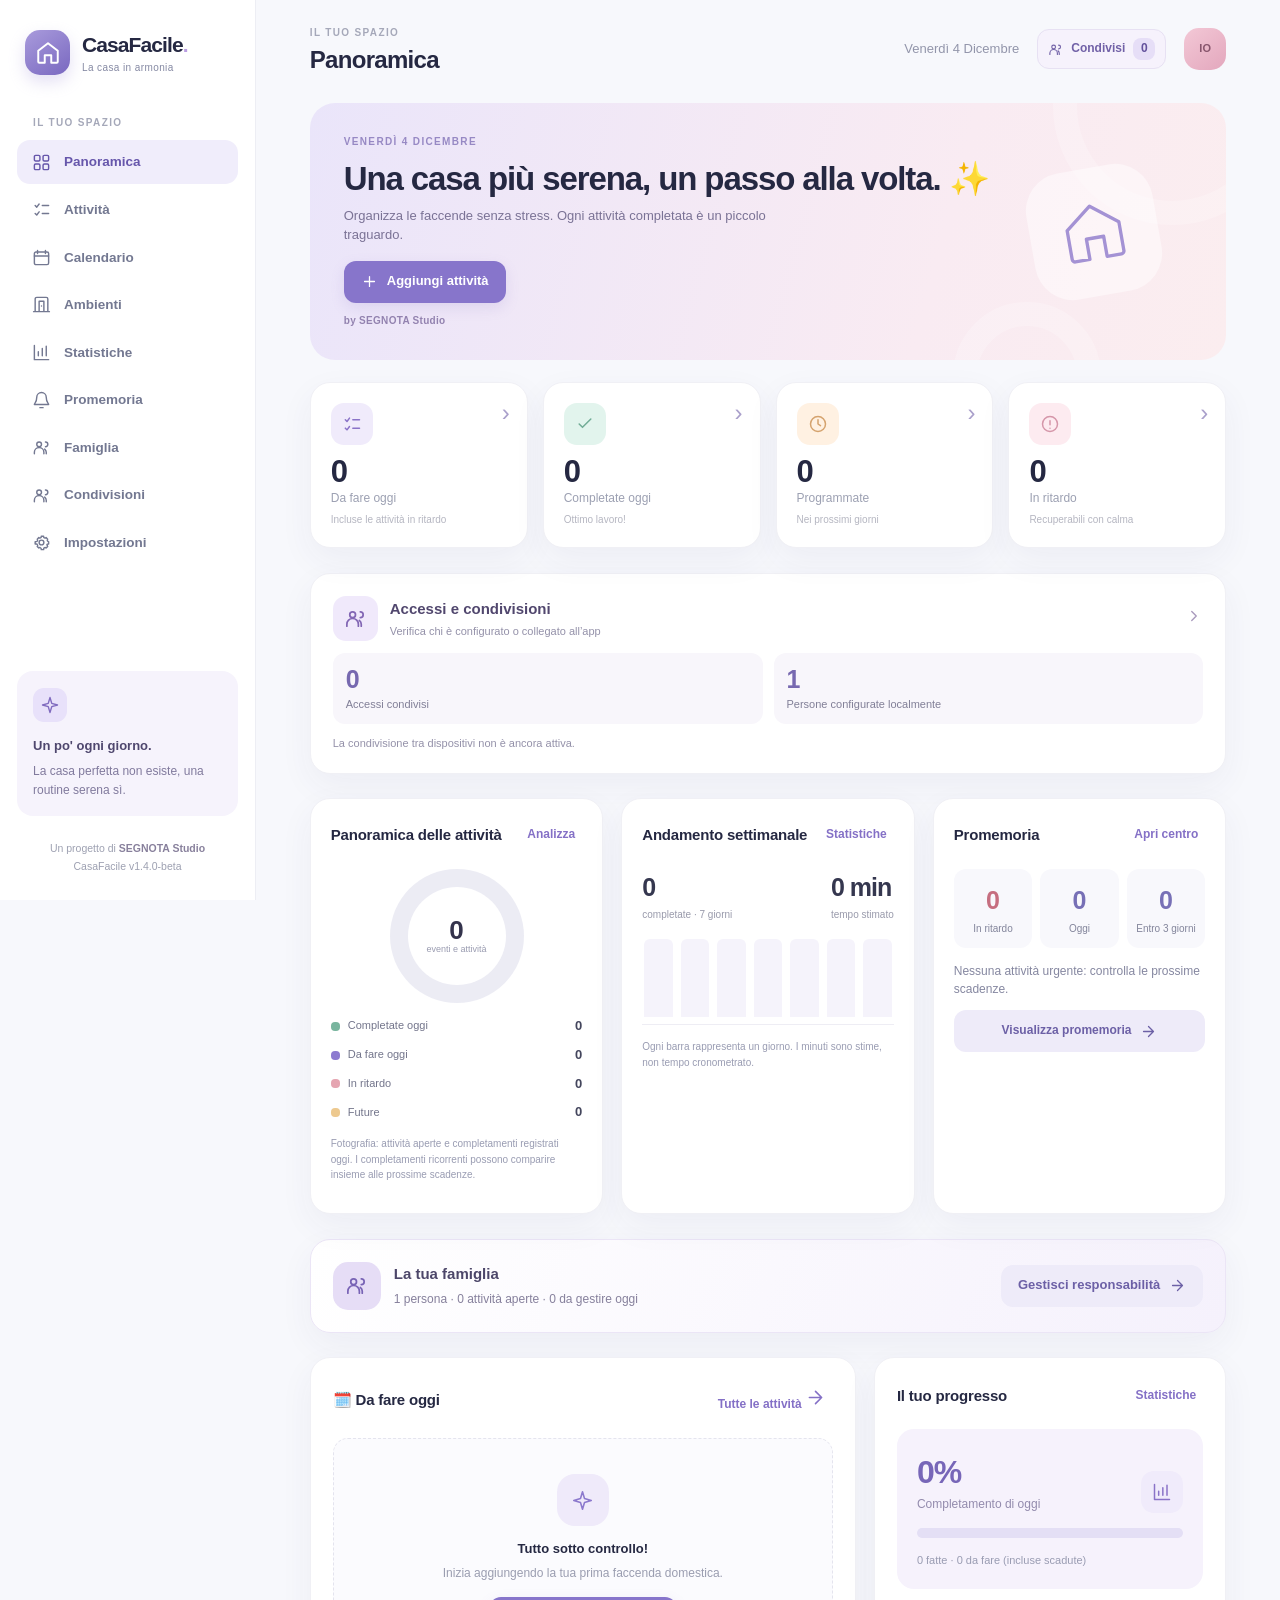
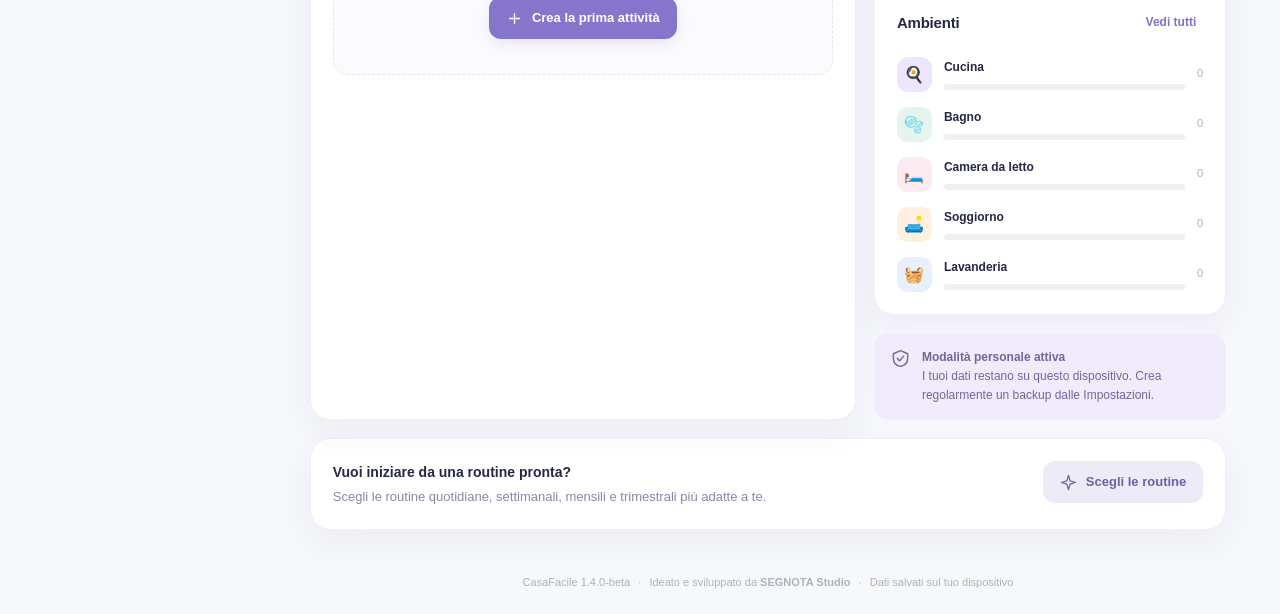
<file: index.html>
<!doctype html>
<html lang="it">
<head>
  <meta charset="utf-8">
  <meta name="viewport" content="width=device-width, initial-scale=1, viewport-fit=cover">
  <meta name="theme-color" content="#F7F7FC">
  <meta name="description" content="CasaFacile: faccende, ricorrenze e organizzazione domestica in un'unica app.">
  <meta name="apple-mobile-web-app-capable" content="yes">
  <meta name="apple-mobile-web-app-status-bar-style" content="default">
  <meta name="apple-mobile-web-app-title" content="CasaFacile">
  <link rel="icon" href="./assets/favicon.svg" type="image/svg+xml">
  <link rel="apple-touch-icon" href="./assets/apple-touch-icon.png">
  <link rel="manifest" href="./manifest.webmanifest">
  <link rel="stylesheet" href="./styles.css?v=1.4.0-beta">
  <title>CasaFacile · SEGNOTA Studio</title>
</head>
<body>
<svg class="icon-sprite" aria-hidden="true" xmlns="http://www.w3.org/2000/svg">
  <symbol id="i-house" viewBox="0 0 24 24"><path d="m3 10 9-7 9 7v10a1 1 0 0 1-1 1h-5v-7H9v7H4a1 1 0 0 1-1-1z"/></symbol>
  <symbol id="i-grid" viewBox="0 0 24 24"><rect x="3" y="3" width="7" height="7" rx="1.5"/><rect x="14" y="3" width="7" height="7" rx="1.5"/><rect x="3" y="14" width="7" height="7" rx="1.5"/><rect x="14" y="14" width="7" height="7" rx="1.5"/></symbol>
  <symbol id="i-list" viewBox="0 0 24 24"><path d="m4 7 2 2 3-4M13 7h8M4 17l2 2 3-4m4 2h8"/></symbol>
  <symbol id="i-calendar" viewBox="0 0 24 24"><rect x="3" y="5" width="18" height="16" rx="2"/><path d="M7 3v4m10-4v4M3 10h18"/></symbol>
  <symbol id="i-room" viewBox="0 0 24 24"><path d="M4 21V5a2 2 0 0 1 2-2h12a2 2 0 0 1 2 2v16M2 21h20M9 21V8h6v13M12 14h.01"/></symbol>
  <symbol id="i-chart" viewBox="0 0 24 24"><path d="M3 3v18h18M8 16v-5m5 5V7m5 9V4"/></symbol>
  <symbol id="i-users" viewBox="0 0 24 24"><circle cx="9" cy="8" r="3"/><path d="M3 20v-2a6 6 0 0 1 12 0v2M17 11a3 3 0 1 0 0-6m1 15v-2a5 5 0 0 0-2-4"/></symbol>
  <symbol id="i-settings" viewBox="0 0 24 24"><circle cx="12" cy="12" r="3"/><path d="M19.4 15a1.6 1.6 0 0 0 .3 1.8l.1.1-2 2-.1-.1a1.6 1.6 0 0 0-1.8-.3l-.2.1a1.6 1.6 0 0 0-1 1.5V21h-3v-.8a1.6 1.6 0 0 0-1-1.5l-.2-.1a1.6 1.6 0 0 0-1.8.3l-.1.1-2-2 .1-.1A1.6 1.6 0 0 0 7 15.1l-.1-.2a1.6 1.6 0 0 0-1.5-1H4v-3h1.4a1.6 1.6 0 0 0 1.5-1l.1-.2a1.6 1.6 0 0 0-.3-1.8l-.1-.1 2-2 .1.1a1.6 1.6 0 0 0 1.8.3l.2-.1a1.6 1.6 0 0 0 1-1.5V4h3v.6a1.6 1.6 0 0 0 1 1.5l.2.1a1.6 1.6 0 0 0 1.8-.3l.1-.1 2 2-.1.1a1.6 1.6 0 0 0-.3 1.8l.1.2a1.6 1.6 0 0 0 1.5 1H21v3h-.7a1.6 1.6 0 0 0-1.5 1z"/></symbol>
  <symbol id="i-plus" viewBox="0 0 24 24"><path d="M12 5v14M5 12h14"/></symbol>
  <symbol id="i-check" viewBox="0 0 24 24"><path d="m5 12 4 4 10-10"/></symbol>
  <symbol id="i-clock" viewBox="0 0 24 24"><circle cx="12" cy="12" r="9"/><path d="M12 7v5l3 2"/></symbol>
  <symbol id="i-bell" viewBox="0 0 24 24"><path d="M18 8a6 6 0 0 0-12 0c0 7-3 7-3 9h18c0-2-3-2-3-9zM10 21h4"/></symbol>
  <symbol id="i-alert" viewBox="0 0 24 24"><circle cx="12" cy="12" r="9"/><path d="M12 8v5m0 4h.01"/></symbol>
  <symbol id="i-chevron-left" viewBox="0 0 24 24"><path d="m15 18-6-6 6-6"/></symbol>
  <symbol id="i-chevron-right" viewBox="0 0 24 24"><path d="m9 18 6-6-6-6"/></symbol>
  <symbol id="i-search" viewBox="0 0 24 24"><circle cx="11" cy="11" r="7"/><path d="m16 16 5 5"/></symbol>
  <symbol id="i-trash" viewBox="0 0 24 24"><path d="M4 7h16m-14 0 1 14h10l1-14M9 7V4h6v3m-5 4v6m4-6v6"/></symbol>
  <symbol id="i-pencil" viewBox="0 0 24 24"><path d="m4 20 4.5-1 11-11a2 2 0 0 0-3-3l-11 11L4 20zm10-13 3 3"/></symbol>
  <symbol id="i-download" viewBox="0 0 24 24"><path d="M12 3v13m-5-5 5 5 5-5M4 18v3h16v-3"/></symbol>
  <symbol id="i-upload" viewBox="0 0 24 24"><path d="M12 16V3m-5 5 5-5 5 5M4 17v4h16v-4"/></symbol>
  <symbol id="i-repeat" viewBox="0 0 24 24"><path d="m17 2 4 4-4 4M3 11V9a3 3 0 0 1 3-3h15M7 22l-4-4 4-4m14-1v2a3 3 0 0 1-3 3H3"/></symbol>
  <symbol id="i-sparkle" viewBox="0 0 24 24"><path d="m12 2 2.3 7.7L22 12l-7.7 2.3L12 22l-2.3-7.7L2 12l7.7-2.3z"/></symbol>
  <symbol id="i-x" viewBox="0 0 24 24"><path d="M5 5l14 14M19 5 5 19"/></symbol>
  <symbol id="i-more" viewBox="0 0 24 24"><circle cx="5" cy="12" r="1"/><circle cx="12" cy="12" r="1"/><circle cx="19" cy="12" r="1"/></symbol>
  <symbol id="i-arrow" viewBox="0 0 24 24"><path d="M5 12h14m-7-7 7 7-7 7"/></symbol>
  <symbol id="i-shield" viewBox="0 0 24 24"><path d="m12 2 9 4v6c0 6-4 9-9 10-5-1-9-4-9-10V6z"/><path d="m8 12 3 3 5-6"/></symbol>
  <symbol id="i-info" viewBox="0 0 24 24"><circle cx="12" cy="12" r="9"/><path d="M12 11v6m0-10h.01"/></symbol>
  <symbol id="i-sun" viewBox="0 0 24 24"><circle cx="12" cy="12" r="4"/><path d="M12 2v2m0 16v2M4.9 4.9l1.4 1.4m11.4 11.4 1.4 1.4M2 12h2m16 0h2M4.9 19.1l1.4-1.4M17.7 6.3l1.4-1.4"/></symbol>
  <symbol id="i-moon" viewBox="0 0 24 24"><path d="M20 16a8 8 0 0 1-12-12A8.5 8.5 0 1 0 20 16z"/></symbol>
  <symbol id="i-archive" viewBox="0 0 24 24"><rect x="3" y="4" width="18" height="5" rx="1"/><path d="M5 9v12h14V9m-10 5h6"/></symbol>
</svg>
<div class="app-shell">
 <aside class="sidebar">
  <a class="brand" href="#dashboard" aria-label="CasaFacile, dashboard">
   <span class="brand-logo"><svg class="icon"><use href="#i-house"/></svg></span>
   <span class="brand-word"><strong>CasaFacile<span class="brand-dot">.</span></strong><small>La casa in armonia</small></span>
  </a>
  <div class="sidebar-label">IL TUO SPAZIO</div>
  <nav id="side-nav" class="side-nav" aria-label="Navigazione principale"></nav>
  <div class="sidebar-bottom">
   <div class="sidebar-tip"><span class="tip-icon"><svg class="icon"><use href="#i-sparkle"/></svg></span><strong>Un po' ogni giorno.</strong><p>La casa perfetta non esiste, una routine serena sì.</p></div>
   <div class="sidebar-credit">Un progetto di <strong>SEGNOTA Studio</strong><br><span>CasaFacile v1.4.0-beta</span></div>
  </div>
 </aside>
 <div class="main-wrap">
  <header class="topbar">
   <div class="topbar-left"><span class="mobile-logo"><svg class="icon"><use href="#i-house"/></svg></span><div><span class="topbar-label">IL TUO SPAZIO</span><h1 id="page-title">Panoramica</h1></div></div>
   <div class="topbar-actions"><span id="date-label" class="date-label"></span><button type="button" id="top-sharing" class="top-sharing" data-action="nav" data-page="sharing" aria-label="Apri Condivisioni: 0 accessi condivisi" title="Apri accessi e condivisioni"><svg class="icon" aria-hidden="true"><use href="#i-users"/></svg><span class="top-sharing-label">Condivisi</span><strong id="top-sharing-count" class="top-sharing-count">0</strong></button><span class="avatar" id="avatar" title="Profilo personale">IO</span></div>
  </header>
  <main id="content" class="main-content" tabindex="-1"></main>
  <footer class="app-footer">CasaFacile 1.4.0-beta <span>·</span> Ideato e sviluppato da <strong>SEGNOTA Studio</strong> <span>·</span> Dati salvati sul tuo dispositivo</footer>
 </div>
 <nav class="mobile-nav" id="mobile-nav" aria-label="Navigazione mobile"></nav>
 <button id="mobile-fab" class="fab" type="button" aria-label="Nuova attività"><svg class="icon"><use href="#i-plus"/></svg></button>
</div>
<div id="modal-root"></div>
<div id="toast-root" class="toast-root" aria-live="polite"></div>
<input type="file" id="import-file" accept=".json,application/json" hidden>
<script src="./cloud-config.js?v=1.4.0-beta" defer></script>
<script src="./cloud-client.js?v=1.4.0-beta" defer></script>
<script src="./app.js?v=1.4.0-beta" defer></script>
</body>
</html>
</file>
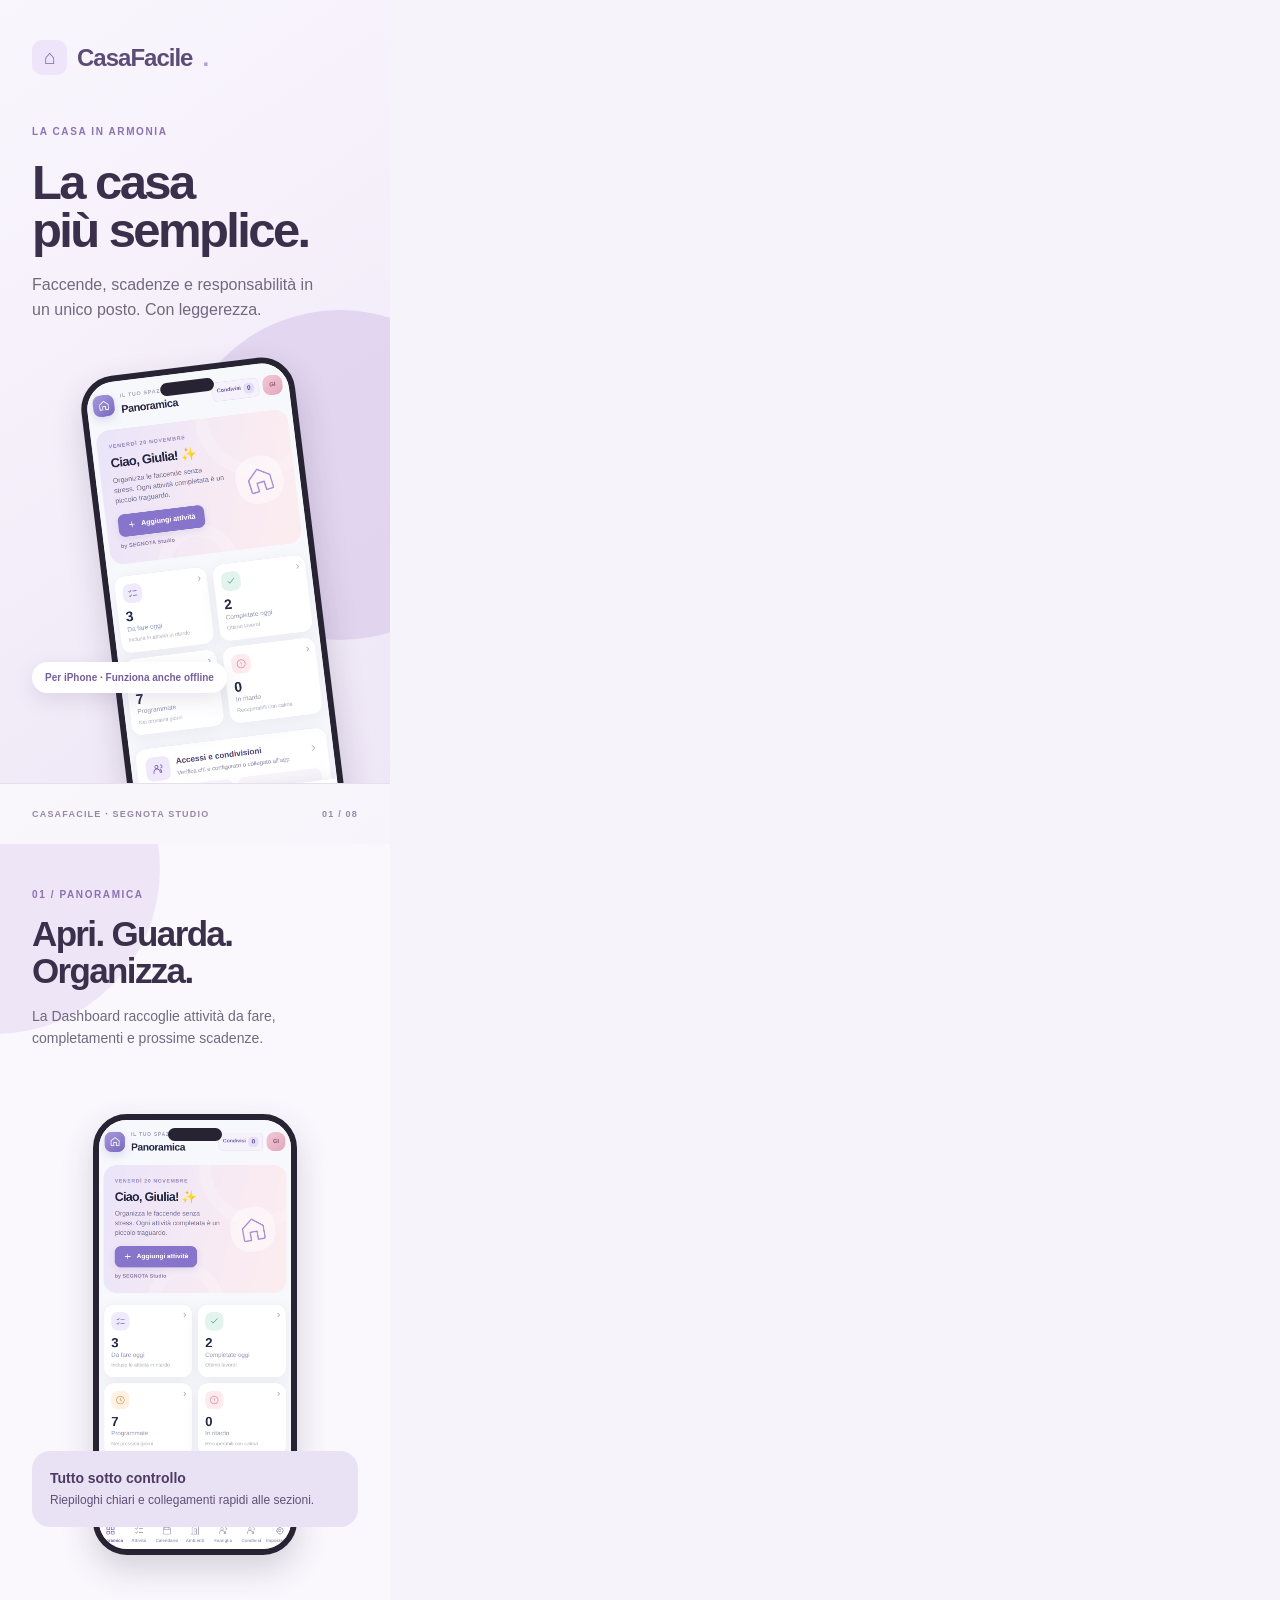
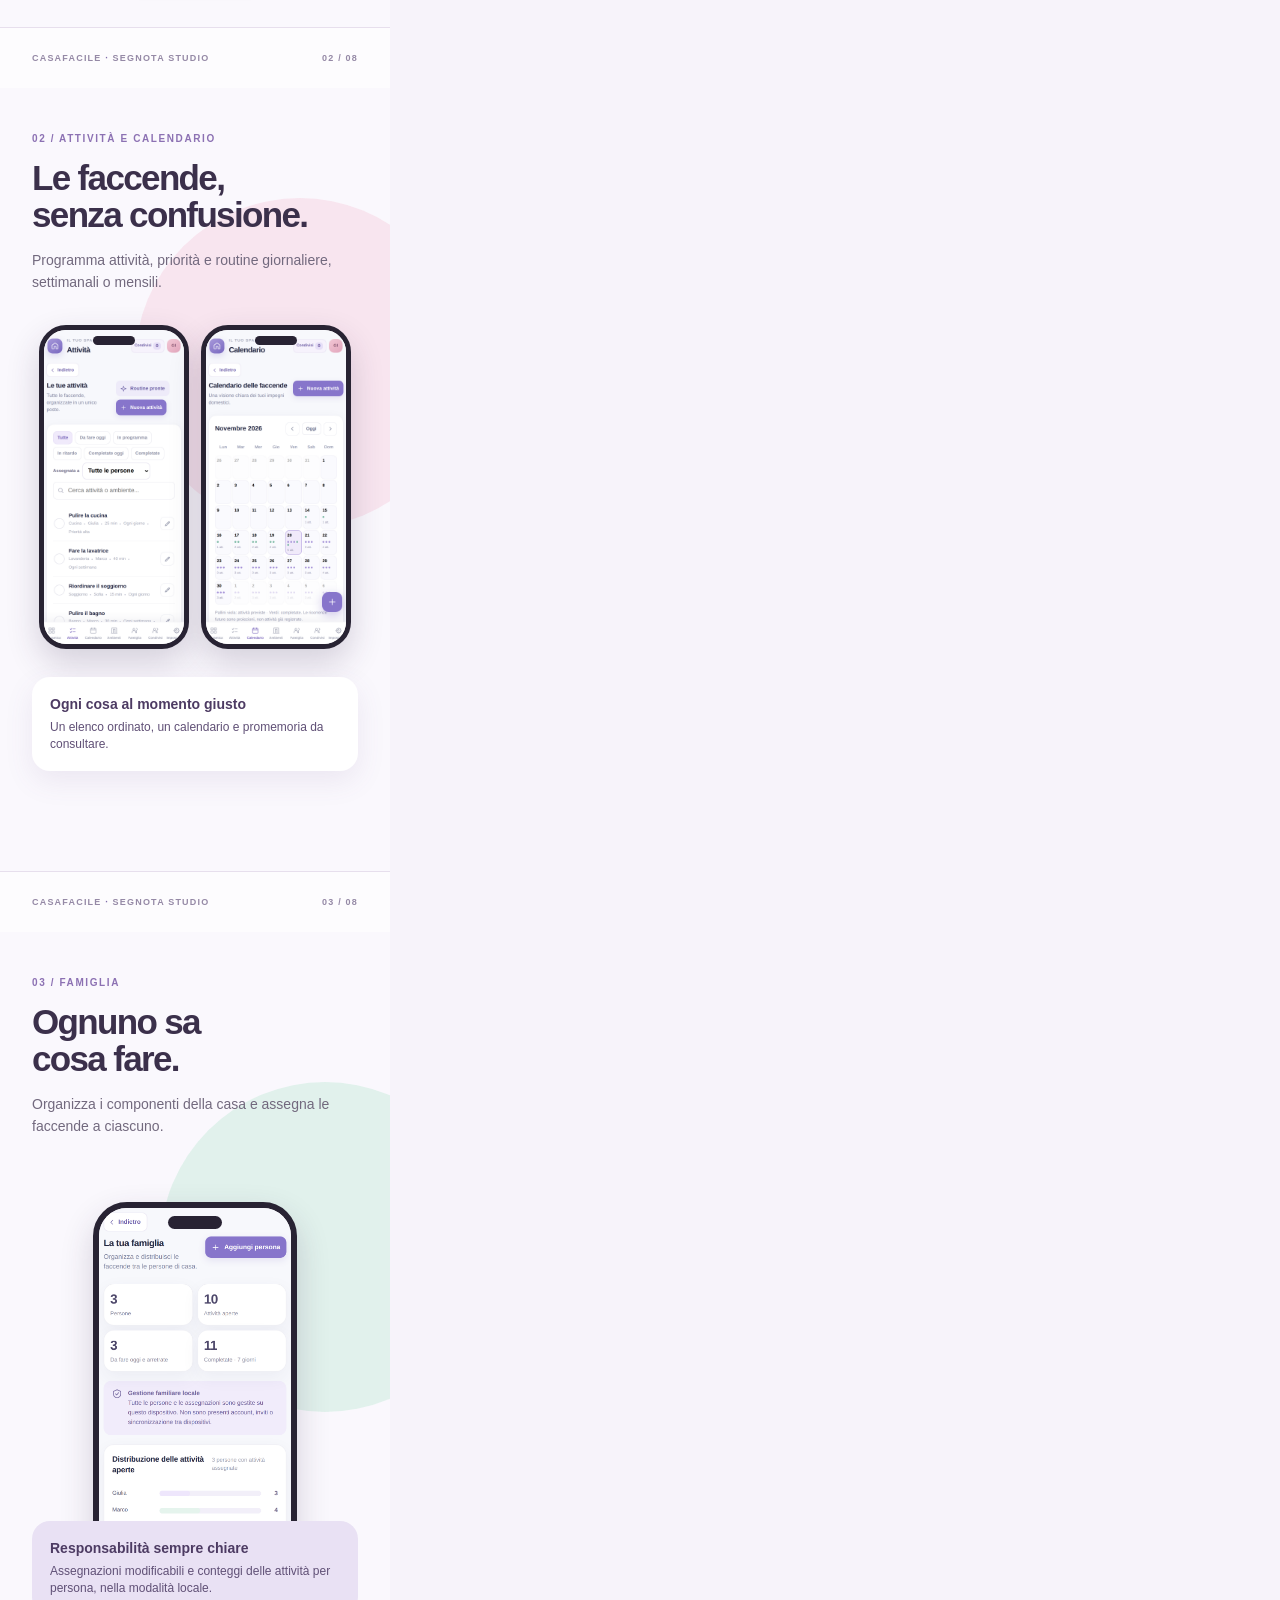
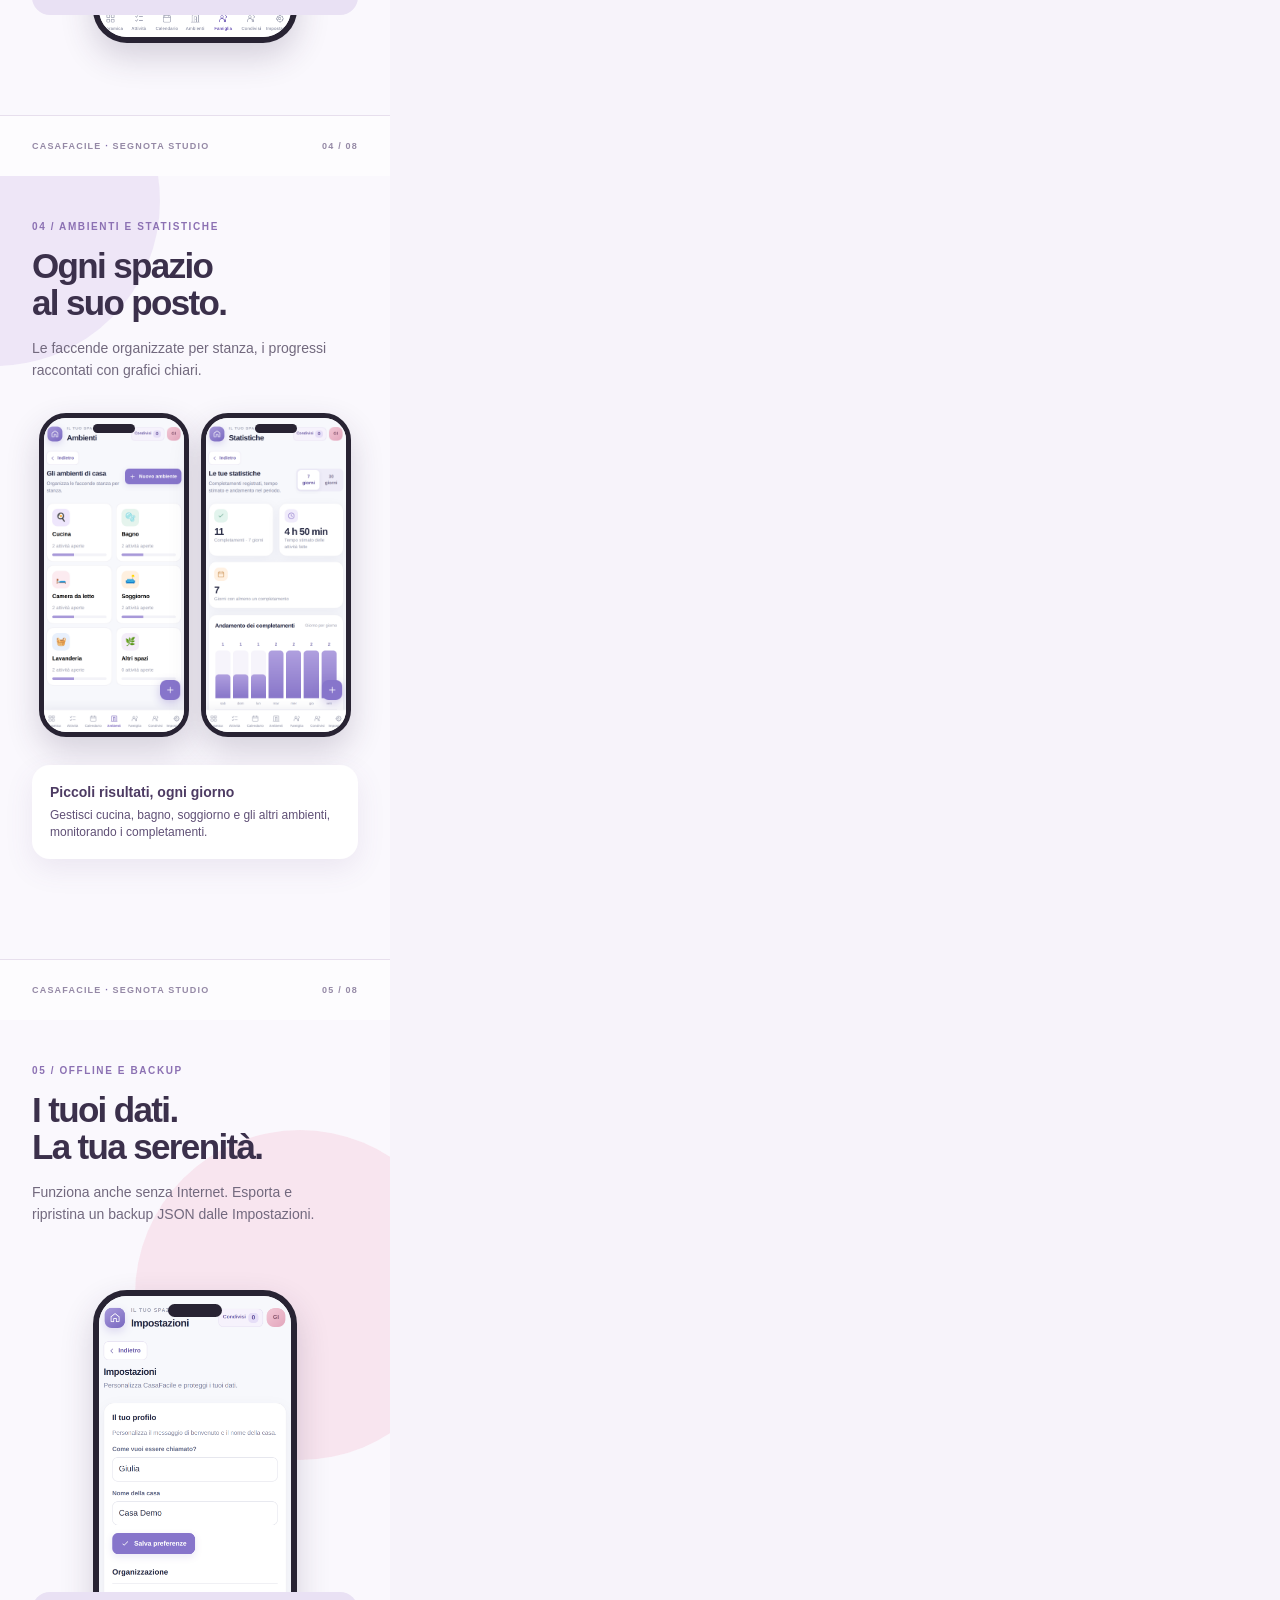
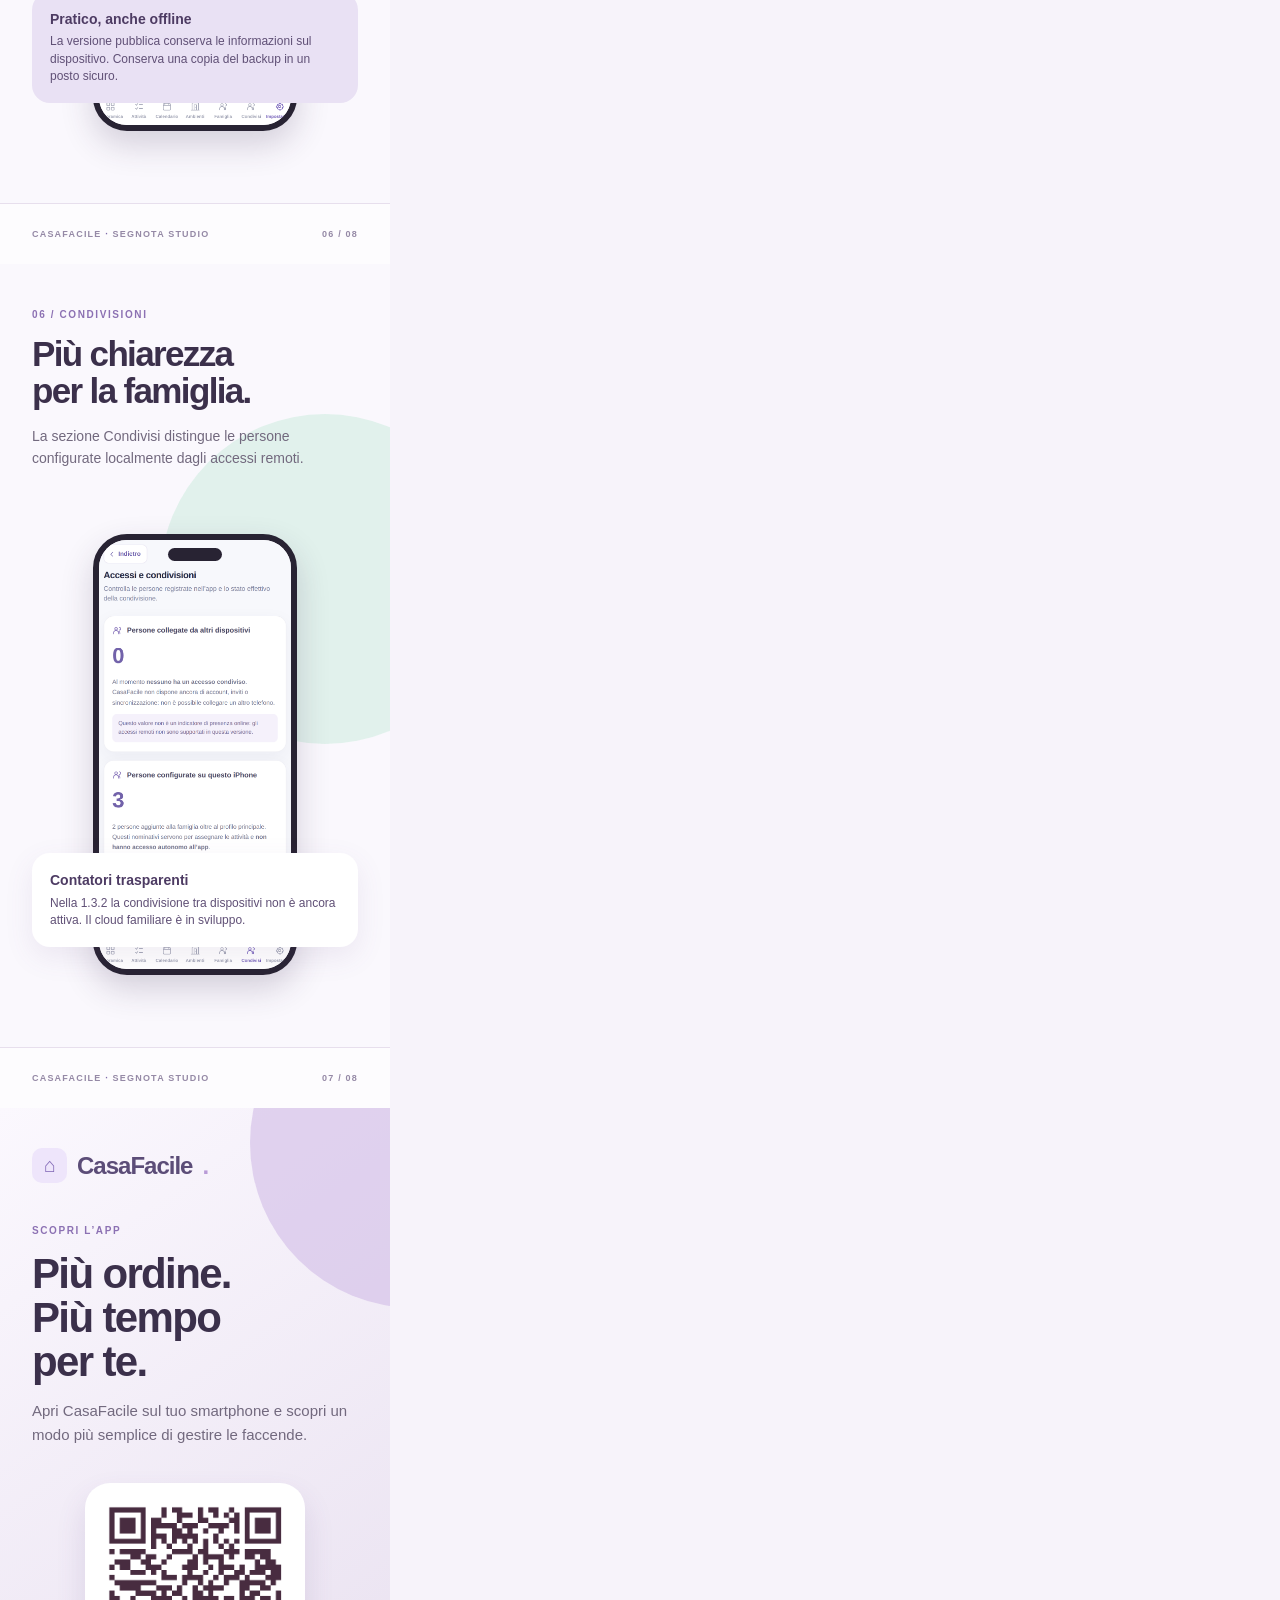
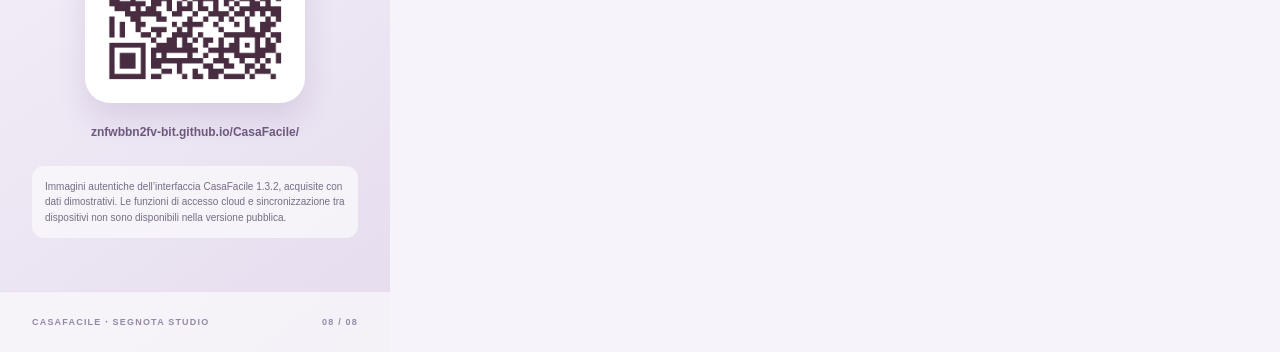
<file: brochure/CasaFacile_brochure_mobile.html>
<!doctype html>
<html lang="it"><head><meta charset="utf-8"><meta name="viewport" content="width=device-width,initial-scale=1"/>
<title>CasaFacile | La casa in armonia</title>
<style>
@page{size:390px 844px;margin:0}
*{box-sizing:border-box}
html,body{margin:0;padding:0;background:#f7f3fa;font-family:Arial,Helvetica,sans-serif;color:#3b304b}
.page{height:844px;width:390px;position:relative;overflow:hidden;break-after:page;page-break-after:always;background:#faf8fd}
.page:last-child{break-after:auto;page-break-after:auto}
.page:before{content:"";position:absolute;width:330px;height:330px;border-radius:50%;background:#e8ddf5;left:-170px;top:-140px;opacity:.65}
.content{position:relative;z-index:1;padding:40px 32px 0;height:783px;overflow:hidden}
footer{height:61px;position:absolute;left:0;right:0;bottom:0;border-top:1px solid #e7dfed;display:flex;justify-content:space-between;align-items:center;padding:0 32px;font-size:9px;letter-spacing:1.2px;font-weight:800;color:#9589a6;background:#fff9}
footer b{color:#806caa}
.brand{font-size:24px;font-weight:900;letter-spacing:-1px;display:flex;align-items:center;color:#5c4d78;gap:10px}
.brand i{width:35px;height:35px;font-size:20px;border-radius:10px;background:#eee5fb;display:grid;place-items:center;font-style:normal;color:#846bb8}
.brand em{font-style:normal;color:#b99bd7}
.eyebrow{font-size:10px;color:#8c71b3;letter-spacing:1.6px;text-transform:uppercase;font-weight:800}
h1{font-size:49px;line-height:.97;letter-spacing:-2.6px;margin:22px 0 19px}
h2{font-size:35px;line-height:1.05;letter-spacing:-1.65px;margin:14px 0 15px}
p{font-size:14px;line-height:1.58;color:#72697e;margin:0}
.hero{background:linear-gradient(145deg,#faf6fd,#ede6f6)}
.hero .eyebrow{display:block;margin-top:51px}
.hero:before{left:175px;top:310px;background:#dac9ec}
.tag{position:absolute;bottom:90px;left:32px;border-radius:40px;background:white;color:#775e9c;padding:10px 13px;font-size:10px;font-weight:800;box-shadow:0 7px 20px #66508025}
.phone{border:6px solid #282333;background:white;border-radius:34px;overflow:hidden;position:relative;box-shadow:0 14px 33px #36234930;aspect-ratio:390/844}
.phone:after{content:"";position:absolute;left:50%;top:8px;transform:translateX(-50%);background:#282333;border-radius:40px;width:54px;height:13px}
.phone img{display:block;width:100%;height:100%;object-fit:cover}
.hero .phone{position:absolute;width:215px;left:105px;top:365px;transform:rotate(-7deg)}
.section-head{margin-bottom:23px}
.section-head p{max-width:310px}
.single{position:absolute;width:204px;left:93px;top:270px}
.two{display:flex;justify-content:center;gap:12px;margin-top:32px}
.two .phone{width:150px;border-radius:27px;border-width:5px}
.two .phone:after{width:42px;height:9px;top:6px}
.feature{position:absolute;left:32px;right:32px;bottom:100px;border-radius:18px;background:#e9e1f4;padding:17px 18px;color:#605076;font-size:12px;line-height:1.47}
.feature.white{background:#fff;box-shadow:0 10px 29px #6d50871a}
.feature b{font-size:14px;display:block;margin-bottom:4px;color:#4d3b63}
.mint:before{background:#d5eee3;left:160px;top:150px}
.pink:before{background:#f7dce9;left:135px;top:110px}
.closing{background:linear-gradient(145deg,#fbf8fe,#e5dced)}
.closing:before{left:250px;top:-130px;background:#d4c0e9}
.closing h2{font-size:42px}
.closing p{font-size:15px}
.qrcode{width:220px;height:220px;margin:36px auto 22px;padding:19px;border-radius:25px;background:white;box-shadow:0 15px 30px #5c438824}
.qrcode img{width:100%;height:100%}
.link{font-size:12px;text-align:center;overflow-wrap:anywhere;font-weight:800;color:#6b597e;margin-top:8px}
.note{font-size:10px;line-height:1.55;background:#fff9;border-radius:12px;color:#766d84;padding:13px;margin-top:27px}
.coverlead{font-size:16px;line-height:1.55;max-width:300px}
</style>
</head><body>
<section class="page hero">
<div class="content">
<div class="brand"><i>⌂</i>CasaFacile<em>.</em></div>
<div class="eyebrow">LA CASA IN ARMONIA</div>
<h1>La casa<br>più semplice.</h1>
<p class="coverlead">Faccende, scadenze e responsabilità in un unico posto. Con leggerezza.</p>
<div class="phone"><img src="assets/dashboard.png" alt="Dashboard reale CasaFacile"></div>
<div class="tag">Per iPhone · Funziona anche offline</div>
</div><footer><span>CASAFACILE <b>·</b> SEGNOTA STUDIO</span><span>01 / 08</span></footer>
</section>
<section class="page">
<div class="content">
<div class="section-head"><span class="eyebrow">01 / PANORAMICA</span><h2>Apri. Guarda.<br>Organizza.</h2><p>La Dashboard raccoglie attività da fare, completamenti e prossime scadenze.</p></div>
<div class="phone single"><img src="assets/dashboard.png" alt="Dashboard reale CasaFacile"></div>
<div class="feature"><b>Tutto sotto controllo</b>Riepiloghi chiari e collegamenti rapidi alle sezioni.</div>
</div><footer><span>CASAFACILE <b>·</b> SEGNOTA STUDIO</span><span>02 / 08</span></footer>
</section>
<section class="page pink">
<div class="content">
<div class="section-head"><span class="eyebrow">02 / ATTIVITÀ E CALENDARIO</span><h2>Le faccende,<br>senza confusione.</h2><p>Programma attività, priorità e routine giornaliere, settimanali o mensili.</p></div>
<div class="two"><div class="phone"><img src="assets/tasks.png" alt="Attività reali CasaFacile"></div><div class="phone"><img src="assets/calendar.png" alt="Calendario reale CasaFacile"></div></div>
<div class="feature white"><b>Ogni cosa al momento giusto</b>Un elenco ordinato, un calendario e promemoria da consultare.</div>
</div><footer><span>CASAFACILE <b>·</b> SEGNOTA STUDIO</span><span>03 / 08</span></footer>
</section>
<section class="page mint">
<div class="content">
<div class="section-head"><span class="eyebrow">03 / FAMIGLIA</span><h2>Ognuno sa<br>cosa fare.</h2><p>Organizza i componenti della casa e assegna le faccende a ciascuno.</p></div>
<div class="phone single"><img src="assets/people.png" alt="Gestione famiglia reale CasaFacile"></div>
<div class="feature"><b>Responsabilità sempre chiare</b>Assegnazioni modificabili e conteggi delle attività per persona, nella modalità locale.</div>
</div><footer><span>CASAFACILE <b>·</b> SEGNOTA STUDIO</span><span>04 / 08</span></footer>
</section>
<section class="page">
<div class="content">
<div class="section-head"><span class="eyebrow">04 / AMBIENTI E STATISTICHE</span><h2>Ogni spazio<br>al suo posto.</h2><p>Le faccende organizzate per stanza, i progressi raccontati con grafici chiari.</p></div>
<div class="two"><div class="phone"><img src="assets/rooms.png" alt="Ambienti reali CasaFacile"></div><div class="phone"><img src="assets/stats.png" alt="Statistiche reali CasaFacile"></div></div>
<div class="feature white"><b>Piccoli risultati, ogni giorno</b>Gestisci cucina, bagno, soggiorno e gli altri ambienti, monitorando i completamenti.</div>
</div><footer><span>CASAFACILE <b>·</b> SEGNOTA STUDIO</span><span>05 / 08</span></footer>
</section>
<section class="page pink">
<div class="content">
<div class="section-head"><span class="eyebrow">05 / OFFLINE E BACKUP</span><h2>I tuoi dati.<br>La tua serenità.</h2><p>Funziona anche senza Internet. Esporta e ripristina un backup JSON dalle Impostazioni.</p></div>
<div class="phone single"><img src="assets/settings.png" alt="Impostazioni reali CasaFacile"></div>
<div class="feature"><b>Pratico, anche offline</b>La versione pubblica conserva le informazioni sul dispositivo. Conserva una copia del backup in un posto sicuro.</div>
</div><footer><span>CASAFACILE <b>·</b> SEGNOTA STUDIO</span><span>06 / 08</span></footer>
</section>
<section class="page mint">
<div class="content">
<div class="section-head"><span class="eyebrow">06 / CONDIVISIONI</span><h2>Più chiarezza<br>per la famiglia.</h2><p>La sezione Condivisi distingue le persone configurate localmente dagli accessi remoti.</p></div>
<div class="phone single"><img src="assets/sharing.png" alt="Accessi e condivisioni reali CasaFacile"></div>
<div class="feature white"><b>Contatori trasparenti</b>Nella 1.3.2 la condivisione tra dispositivi non è ancora attiva. Il cloud familiare è in sviluppo.</div>
</div><footer><span>CASAFACILE <b>·</b> SEGNOTA STUDIO</span><span>07 / 08</span></footer>
</section>
<section class="page closing">
<div class="content">
<div class="brand" style="margin-bottom:37px"><i>⌂</i>CasaFacile<em>.</em></div>
<span class="eyebrow">SCOPRI L’APP</span>
<h2>Più ordine.<br>Più tempo<br>per te.</h2>
<p>Apri CasaFacile sul tuo smartphone e scopri un modo più semplice di gestire le faccende.</p>
<div class="qrcode"><img src="assets/qr-app.png" alt="QR code per aprire CasaFacile"></div>
<div class="link">znfwbbn2fv-bit.github.io/CasaFacile/</div>
<div class="note">Immagini autentiche dell’interfaccia CasaFacile 1.3.2, acquisite con dati dimostrativi. Le funzioni di accesso cloud e sincronizzazione tra dispositivi non sono disponibili nella versione pubblica.</div>
</div><footer><span>CASAFACILE <b>·</b> SEGNOTA STUDIO</span><span>08 / 08</span></footer>
</section>
</body></html>
</file>
<file: styles.css>
:root{--bg:#f7f8fc;--surface:#fff;--surface2:#f5f5fb;--ink:#252842;--muted:#8589a3;--line:#edeef4;--violet:#8979ca;--violet-deep:#6656ab;--mint:#76b5a0;--mint-bg:#e2f3ec;--pink:#e5a5b7;--pink-bg:#fbeaf0;--peach:#e6ae82;--peach-bg:#fff1e4;--blue:#8daed2;--blue-bg:#edf4fd;--shadow:0 12px 34px rgba(61,62,104,.055);--radius:20px;--safe-bottom:env(safe-area-inset-bottom,0px)}
*{box-sizing:border-box}html{scroll-behavior:smooth}body{margin:0;background:var(--bg);color:var(--ink);font-family:Inter,-apple-system,BlinkMacSystemFont,"Segoe UI",sans-serif;font-size:15px;line-height:1.45;-webkit-font-smoothing:antialiased}button,input,select,textarea{font:inherit}button{cursor:pointer}button:disabled{opacity:.5;cursor:not-allowed}a{color:inherit;text-decoration:none}button:focus-visible,input:focus-visible,select:focus-visible,textarea:focus-visible,a:focus-visible{outline:3px solid #b7a8ef;outline-offset:3px}.icon-sprite{width:0;height:0;position:absolute;overflow:hidden}.icon{width:21px;height:21px;fill:none;stroke:currentColor;stroke-width:1.8;stroke-linecap:round;stroke-linejoin:round;flex:0 0 auto}.app-shell{display:flex;min-height:100dvh}.sidebar{width:256px;flex:0 0 256px;background:#fff;display:flex;flex-direction:column;border-right:1px solid var(--line);padding:30px 17px 24px;position:sticky;top:0;height:100dvh;z-index:5}.brand{display:flex;align-items:center;gap:12px;padding:0 8px 40px}.brand-logo,.mobile-logo{width:45px;height:45px;border-radius:15px;display:grid;place-items:center;background:linear-gradient(145deg,#a99bdc,#7968c0);color:white;box-shadow:0 7px 16px #a99bdc50}.brand-logo .icon{width:26px;height:26px}.brand-word strong{font-size:21px;letter-spacing:-.9px}.brand-dot{color:#ba9de2}.brand-word small{display:block;color:var(--muted);font-size:10px;letter-spacing:.4px;margin-top:1px}.sidebar-label,.topbar-label,.eyebrow{font-size:10px;font-weight:800;letter-spacing:1.35px;color:#a5a8b9}.sidebar-label{padding:0 16px;margin-bottom:10px}.side-nav{display:grid;gap:4px}.nav-link{padding:12px 15px;display:flex;align-items:center;gap:13px;color:#737891;border-radius:13px;font-weight:650;font-size:13.5px;transition:.15s}.nav-link .icon{width:19px;height:19px}.nav-link.active{background:#f0edfb;color:var(--violet-deep)}.nav-link:hover:not(.active){background:#f7f7fa;color:var(--ink)}.sidebar-bottom{margin-top:auto}.sidebar-tip{background:#f6f3fc;border-radius:16px;padding:17px 16px;color:#4f476e}.sidebar-tip .tip-icon{display:grid;place-items:center;width:34px;height:34px;border-radius:11px;background:#e8e1fa;color:#806bbf;margin-bottom:12px}.sidebar-tip .icon{width:18px;height:18px}.sidebar-tip strong{font-size:13px}.sidebar-tip p{color:#817a9d;margin:6px 0 0;font-size:12px;line-height:1.55}.sidebar-credit{text-align:center;color:#9da0b1;font-size:10.5px;margin-top:24px;line-height:1.7}.sidebar-credit strong{color:#88809c}.main-wrap{min-width:0;flex:1;display:flex;flex-direction:column}.topbar{height:98px;padding:22px clamp(20px,4.2vw,62px);display:flex;align-items:center;justify-content:space-between;gap:20px}.topbar h1{font-size:24px;font-weight:750;letter-spacing:-.7px;margin:2px 0 0}.topbar-actions{display:flex;gap:18px;align-items:center}.date-label{font-size:13px;color:#9295aa;text-transform:capitalize}.avatar{width:42px;height:42px;background:linear-gradient(140deg,#f3c8d6,#e3a7bd);display:grid;place-items:center;border-radius:15px;color:#88556d;font-size:11px;font-weight:800;letter-spacing:.2px}.mobile-logo{display:none}.main-content{width:100%;max-width:1410px;margin:0 auto;padding:5px clamp(20px,4.2vw,62px) 45px;flex:1}.app-footer{font-size:11px;color:#b0b1bc;text-align:center;padding:0 20px 23px}.app-footer span{margin:0 5px}.mobile-nav,.fab{display:none}.page-heading{display:flex;align-items:center;justify-content:space-between;gap:15px;margin-bottom:24px}.page-heading h2{margin:0 0 5px;font-size:19px;letter-spacing:-.5px}.page-heading p,.muted{color:var(--muted);margin:0;font-size:13px}.heading-actions{display:flex;gap:9px;align-items:center;flex-wrap:wrap}.btn{border:0;border-radius:12px;display:inline-flex;align-items:center;justify-content:center;gap:9px;min-height:42px;padding:10px 17px;font-size:13px;font-weight:750;transition:transform .12s,background .12s;white-space:nowrap}.btn:hover:not(:disabled){transform:translateY(-1px)}.btn .icon{width:17px;height:17px}.btn-primary{color:white;background:#8775cb;box-shadow:0 5px 14px #8270c727}.btn-primary:hover{background:#7564ba}.btn-soft{color:#6c60a6;background:#eeebf9}.btn-outline{color:#666d8a;background:#fff;border:1px solid #e7e8ef}.btn-danger{color:#bf6075;background:#fdeef1}.btn-sm{padding:7px 11px;min-height:33px;font-size:12px;border-radius:9px}.btn-icon{border:1px solid var(--line);background:#fff;border-radius:10px;display:grid;place-items:center;width:36px;height:36px;color:#7c8199}.btn-icon .icon{width:17px;height:17px}.btn-icon:hover{background:#f7f6fd}.hero{background:linear-gradient(105deg,#eae5fa 0%,#f9ebf2 68%,#fbedef 100%);border-radius:25px;min-height:200px;padding:32px 34px;display:flex;align-items:center;justify-content:space-between;gap:20px;position:relative;overflow:hidden;margin-bottom:22px}.hero:before,.hero:after{content:"";position:absolute;border-radius:50%;border:24px solid #ffffff33;pointer-events:none}.hero:before{width:190px;height:190px;right:-65px;top:-116px}.hero:after{width:100px;height:100px;right:125px;bottom:-90px}.hero-text{position:relative;z-index:1}.hero .eyebrow{color:#9789c4}.hero h2{font-size:clamp(23px,2.6vw,33px);letter-spacing:-1.1px;line-height:1.2;margin:9px 0}.hero p{margin:0 0 16px;color:#7a7295;font-size:13px;max-width:430px}.hero-decoration{height:128px;width:128px;display:grid;place-items:center;background:#ffffff70;border-radius:38px;transform:rotate(-10deg);flex-shrink:0;margin-right:34px}.hero-decoration .icon{width:70px;height:70px;stroke:#a492d4;stroke-width:1.15}.stat-grid{display:grid;grid-template-columns:repeat(4,minmax(0,1fr));gap:15px;margin-bottom:25px}.stat-card,.panel{background:#fff;border:1px solid #f0f0f5;border-radius:var(--radius);box-shadow:var(--shadow)}.stat-card{padding:20px;min-height:130px}.stat-top{display:flex;align-items:center;justify-content:space-between;gap:8px}.stat-icon{width:42px;height:42px;border-radius:13px;display:grid;place-items:center}.stat-icon .icon{width:20px;height:20px}.stat-number{font-size:31px;font-weight:760;letter-spacing:-1.2px;margin:10px 0 1px;line-height:1.1}.stat-name{font-size:12px;color:#9ca0b2}.stat-detail{font-size:10px;color:#b5b6c1;margin-top:5px}.tint-purple{background:#f0ebfb;color:#8a73c8}.tint-green{background:#e2f4ed;color:#71ac96}.tint-amber{background:#fff1e2;color:#d5a36e}.tint-pink{background:#fdebf0;color:#d596a9}.content-grid{display:grid;grid-template-columns:minmax(0,1.55fr) minmax(280px,1fr);gap:18px}.panel{padding:22px;min-width:0}.panel-head{display:flex;justify-content:space-between;align-items:center;margin-bottom:18px;gap:9px}.panel-head h3{font-size:15px;font-weight:770;letter-spacing:-.2px;margin:0}.panel-head small{font-size:11px;color:#a3a5b4}.text-button{border:0;background:transparent;color:#8470c6;font-weight:750;font-size:12px;padding:7px}.chore-list{display:grid;gap:0}.chore-row{display:flex;align-items:center;gap:11px;padding:12px 0;border-bottom:1px solid #f3f3f6}.chore-row:last-child{border-bottom:0}.check-btn{background:#fff;border:1.5px solid #d9d9e5;border-radius:50%;width:28px;height:28px;display:grid;place-items:center;color:white;flex:0 0 28px}.check-btn:hover{border-color:#8f7cd0;background:#f9f6ff}.check-btn.done{background:#8bbda9;border-color:#8bbda9}.check-btn .icon{width:17px;height:17px}.task-body{min-width:0;flex:1}.task-name{font-size:13px;font-weight:700;overflow-wrap:anywhere}.task-name.done{text-decoration:line-through;color:#aab0bd}.task-sub{display:flex;gap:7px;align-items:center;flex-wrap:wrap;margin-top:5px;color:#a5a8b8;font-size:11px}.sub-dot{width:3px;height:3px;border-radius:50%;background:#c0c2d0}.task-actions{display:flex;gap:6px;align-items:center;flex-shrink:0}.pill{border-radius:999px;padding:5px 9px;font-size:10px;font-weight:750;white-space:nowrap}.pill-overdue{background:#fff0ee;color:#d17f75}.pill-today{background:#f0eafd;color:#8673c9}.pill-future{background:#edf5fa;color:#83a1bf}.pill-done{background:#e7f5ed;color:#77ab91}.pill-high{background:#fae7ec;color:#c57c97}.progress-card{background:#f6f2fc;border-radius:17px;padding:20px;margin-bottom:18px}.progress-card-header{display:flex;justify-content:space-between;align-items:end;gap:8px}.progress-big{font-size:32px;font-weight:780;letter-spacing:-1px;color:#7766b8}.progress-caption{font-size:12px;color:#938bad}.progress-track{height:10px;background:#e4dff5;border-radius:99px;overflow:hidden;margin-top:15px}.progress-fill{height:100%;border-radius:99px;background:#9a87d5;transition:width .2s}.room-mini{display:grid;gap:15px}.room-mini-row{display:flex;align-items:center;gap:12px}.room-dot{width:35px;height:35px;border-radius:11px;display:grid;place-items:center;font-size:16px;flex-shrink:0}.room-info{min-width:0;flex:1}.room-label{font-weight:690;font-size:12px}.room-line{height:6px;background:#f0f0f4;border-radius:99px;margin-top:7px;overflow:hidden}.room-line>span{display:block;height:100%;background:#a69ad5;border-radius:99px}.room-meta{color:#adb0c0;font-size:11px}.empty{padding:35px 18px;text-align:center;background:#fbfbfe;border:1px dashed #e4e4ee;border-radius:15px}.empty .empty-icon{margin:0 auto 14px;width:52px;height:52px;border-radius:18px;display:grid;place-items:center;background:#efeafa;color:#8c79cd}.empty strong{display:block;font-size:13px}.empty p{font-size:12px;max-width:320px;margin:6px auto 15px;color:#9a9db0}.filters{display:flex;flex-wrap:wrap;align-items:center;gap:8px;margin-bottom:18px}.filter-chip{border:1px solid #e9e9f0;border-radius:11px;padding:9px 13px;color:#8f92a6;background:#fff;font-size:12px;font-weight:700}.filter-chip.active{background:#f0eafb;border-color:#e6ddf8;color:#7b68bc}.search-wrap{position:relative;flex:1;min-width:180px;max-width:380px;margin-left:auto}.search-wrap .icon{position:absolute;left:12px;top:50%;transform:translateY(-50%);color:#a7a8b9;width:17px;height:17px}.search-wrap input{width:100%;padding:11px 14px 11px 39px;border-radius:11px;border:1px solid #e9e9f0;background:#fff;outline:0;font-size:12px}.search-wrap input:focus{border-color:#afa3dc}.task-table .chore-row{padding:15px 3px}.task-table .task-name{font-size:14px}.section-title{margin:22px 0 13px;font-size:12px;letter-spacing:.7px;color:#9699b0;font-weight:800;text-transform:uppercase}.calendar-shell{display:grid;grid-template-columns:minmax(0,1.5fr) minmax(260px,.85fr);gap:18px}.calendar-head{display:flex;align-items:center;justify-content:space-between;margin-bottom:18px}.calendar-head h3{margin:0;font-size:17px;text-transform:capitalize}.calendar-controls{display:flex;gap:7px;align-items:center}.calendar-weekdays,.calendar-days{display:grid;grid-template-columns:repeat(7,minmax(0,1fr));gap:7px}.calendar-weekdays{margin-bottom:7px}.calendar-weekdays span{text-align:center;font-size:11px;color:#9ba0b6;font-weight:750;padding:6px}.calendar-day{min-height:75px;text-align:left;background:#fafafe;border:1px solid #f0eff7;border-radius:11px;padding:8px 7px;display:flex;flex-direction:column;gap:6px;position:relative}.calendar-day:hover{background:#f2edfa}.calendar-day.outside{opacity:.32}.calendar-day.is-today{border-color:#b7a7e3}.calendar-day.selected{background:#f0eafa;border-color:#ab97dd}.calendar-number{font-weight:730;font-size:12px}.calendar-dots{display:flex;gap:3px;flex-wrap:wrap}.calendar-dots i{display:block;width:6px;height:6px;border-radius:50%;background:#a38fd7}.calendar-dots i.completed-dot{background:#76b7a0}.calendar-count{font-size:9px;color:#9594ad}.calendar-day.today .calendar-number{color:#7462bd}.date-panel-head{text-transform:capitalize;font-size:15px;font-weight:760;margin-bottom:16px}.calendar-agenda .chore-row{padding:10px 0}.room-grid{display:grid;grid-template-columns:repeat(3,minmax(0,1fr));gap:15px}.room-card{background:#fff;border-radius:18px;border:1px solid #f0eff4;padding:20px;text-align:left;min-height:160px;display:flex;flex-direction:column;gap:11px}.room-card:hover{border-color:#c9bce8;box-shadow:var(--shadow)}.room-card-icon{height:47px;width:47px;display:grid;place-items:center;border-radius:14px;font-size:22px}.room-card strong{font-size:15px}.room-card small{color:#a3a5b5}.room-card-bar{height:7px;background:#f3f3f8;border-radius:99px;overflow:hidden;margin-top:auto}.room-card-bar span{display:block;height:100%;background:#a899d9}.stats-grid{display:grid;grid-template-columns:repeat(3,minmax(0,1fr));gap:15px;margin-bottom:18px}.bar-chart{height:220px;display:flex;align-items:stretch;justify-content:space-between;gap:12px;border-bottom:1px solid #edeef4;padding-top:18px}.bar-col{display:flex;flex-direction:column;justify-content:flex-end;align-items:center;flex:1;min-width:0;gap:9px}.bar-rail{height:100%;width:min(50px,100%);display:flex;align-items:flex-end;border-radius:10px 10px 0 0;background:#f8f6fd}.bar-fill{width:100%;border-radius:9px 9px 0 0;background:linear-gradient(#afa1df,#8b79ca);min-height:0}.bar-label{font-size:10px;color:#aaaabd;padding-bottom:8px}.bar-count{font-size:10px;color:#8f88ae}.stats-room-row{margin:18px 0}.stats-room-title{display:flex;justify-content:space-between;gap:8px;font-size:12px;margin-bottom:8px}.stats-room-title span:last-child{color:#aaaebb}.stats-track{background:#f2f1f8;height:9px;border-radius:99px;overflow:hidden}.stats-track i{display:block;background:#9d8bda;height:100%;border-radius:99px}.notice{display:flex;align-items:flex-start;gap:12px;padding:15px 17px;border-radius:15px;background:#f1ecfb;color:#73669e;font-size:12px;line-height:1.6}.notice .icon{width:19px;height:19px;flex-shrink:0;margin-top:1px}.notice strong{font-weight:780}.person-list{display:grid;gap:10px}.person-item{padding:14px;border-radius:13px;border:1px solid #ededf3;display:flex;align-items:center;gap:11px}.person-bubble{height:39px;width:39px;border-radius:13px;display:grid;place-items:center;color:#655b87;font-size:12px;font-weight:800}.person-item strong{font-size:13px}.person-item small{display:block;color:#acacba;font-size:11px}.person-item .btn-icon{margin-left:auto}.setting-group{margin-bottom:25px}.setting-group h3{font-size:15px;margin:0 0 10px}.setting-group p{color:#9093a9;font-size:12px;margin:0 0 15px}.setting-row{border-top:1px solid #f0f0f4;padding:17px 0;display:flex;justify-content:space-between;align-items:center;gap:12px}.setting-row:last-child{border-bottom:1px solid #f0f0f4}.setting-row strong{font-size:13px}.setting-row small{display:block;color:#a6a9bb;margin-top:3px;font-size:11px}.version{font-size:11px;color:#9da1b7}.form-grid{display:grid;grid-template-columns:1fr 1fr;gap:15px}.field{display:flex;flex-direction:column;gap:7px;min-width:0}.field.full{grid-column:1/-1}.field label{color:#69708c;font-size:12px;font-weight:760}.field input,.field textarea,.field select{border:1px solid #e1e2eb;border-radius:11px;background:#fff;padding:11px 12px;min-height:43px;outline:0;width:100%;color:#33354c;font-size:14px}.field textarea{resize:vertical;min-height:88px}.field input:focus,.field textarea:focus,.field select:focus{border-color:#aa99dd;box-shadow:0 0 0 3px #e8e2f8}.field-help{font-size:10.5px;color:#a0a3b7}.modal-backdrop{position:fixed;inset:0;background:#20223b90;display:grid;place-items:center;z-index:60;padding:16px;overflow-y:auto}.modal{width:min(100%,540px);max-height:min(94dvh,900px);overflow:auto;background:#fff;border-radius:22px;padding:25px;box-shadow:0 25px 90px #1d1d3955}.modal-sm{width:min(100%,430px)}.modal-head{display:flex;align-items:start;justify-content:space-between;gap:14px;margin-bottom:19px}.modal-head h2{margin:0;font-size:20px;letter-spacing:-.4px}.modal-head p{font-size:12px;color:#9598ac;margin:5px 0 0}.modal-bottom{display:flex;justify-content:flex-end;gap:9px;margin-top:22px;flex-wrap:wrap}.modal .btn-icon{flex:0 0 34px}.toast-root{position:fixed;bottom:28px;right:24px;display:grid;gap:8px;z-index:90;pointer-events:none}.toast{background:#33344d;color:white;box-shadow:0 13px 35px #22243a25;border-radius:13px;padding:12px 16px;font-size:12px;font-weight:650;max-width:min(400px,calc(100vw - 32px));pointer-events:auto}.toast.error{background:#a85368}.split-header{display:flex;align-items:start;justify-content:space-between;gap:10px}.action-row{display:flex;gap:8px;flex-wrap:wrap}.tip-line{margin:12px 0;color:#a2a4b4;font-size:11px}.footer-note{margin-top:14px;color:#999cb2;font-size:11px;line-height:1.6}.inline-note{padding:9px 12px;border-radius:10px;background:#fff9ec;color:#b58b55;font-size:11px}.danger-text{color:#bc6b7c}.hidden{display:none!important}
@media(max-width:1170px){.sidebar{width:226px;flex-basis:226px}.stat-grid{grid-template-columns:repeat(2,1fr)}.room-grid{grid-template-columns:repeat(2,1fr)}}
@media(max-width:850px){.sidebar{display:none}.topbar{height:85px;padding:19px 23px}.main-content{padding:8px 21px 105px}.mobile-logo{display:grid;place-items:center;width:40px;height:40px;border-radius:14px}.topbar-left{display:flex;align-items:center;gap:12px}.topbar h1{font-size:21px}.date-label{display:none}.mobile-nav{display:flex;position:fixed;left:0;right:0;bottom:0;z-index:25;background:#fff;border-top:1px solid #f0eef5;justify-content:space-around;padding:10px 4px calc(8px + var(--safe-bottom));box-shadow:0 -8px 24px #3a3a6910}.mobile-nav a{display:flex;align-items:center;flex-direction:column;gap:4px;min-width:54px;padding:3px 5px;color:#a5a8b8;font-size:9.5px;font-weight:650}.mobile-nav a.active{color:#7b67bd}.mobile-nav .icon{height:21px;width:21px}.fab{position:fixed;right:18px;bottom:calc(86px + var(--safe-bottom));display:grid;place-items:center;background:#8775cb;color:#fff;border:0;border-radius:18px;box-shadow:0 8px 24px #8775cb60;width:54px;height:54px;z-index:23}.fab .icon{width:26px;height:26px}.app-footer{display:none}.toast-root{bottom:calc(154px + var(--safe-bottom));right:15px}.calendar-shell{grid-template-columns:1fr}}
@media(max-width:640px){.topbar{padding:17px}.main-content{padding:4px 15px 110px}.hero{padding:25px 22px;min-height:170px}.hero-decoration{height:88px;width:88px;margin:0}.hero-decoration .icon{height:55px;width:55px}.hero h2{font-size:24px}.hero p{max-width:245px}.stat-grid{gap:10px}.stat-card{padding:15px 14px;min-height:115px}.stat-number{font-size:26px}.stat-icon{width:36px;height:36px}.content-grid{grid-template-columns:1fr}.panel{padding:18px 16px}.page-heading{align-items:start}.page-heading h2{font-size:18px}.page-heading .btn{padding:9px 12px}.room-grid{grid-template-columns:1fr 1fr;gap:10px}.room-card{min-height:145px;padding:14px}.stats-grid{grid-template-columns:1fr 1fr}.stats-grid .stat-card:last-child{grid-column:1/-1}.search-wrap{max-width:none;width:100%;flex-basis:100%;order:2}.filters{gap:7px}.filter-chip{padding:8px 11px}.task-actions .pill{display:none}.calendar-days,.calendar-weekdays{gap:3px}.calendar-day{min-height:64px;padding:6px 4px}.calendar-number{font-size:11px}.calendar-dots i{height:5px;width:5px}.calendar-count{font-size:8px}.form-grid{grid-template-columns:1fr}.modal{padding:20px 17px}.modal-bottom .btn{flex:1}.setting-row{align-items:flex-start;flex-direction:column}.date-label{display:none}}
@media(max-width:360px){.hero-decoration{display:none}.room-grid{grid-template-columns:1fr}.mobile-nav a{min-width:45px;font-size:9px}}
@media(prefers-reduced-motion:reduce){*,*:before,*:after{transition:none!important;animation:none!important;scroll-behavior:auto!important}}

.hero-credit{display:block;margin-top:11px;font-size:10px;font-weight:750;letter-spacing:.3px;color:#9282af}

/* CasaFacile 1.0.1 — modulo attività accessibile e scorrevole in iOS PWA. */
.modal-backdrop{top:var(--modal-viewport-top,0px);bottom:auto;height:var(--modal-viewport-height,100dvh);overflow:hidden}
.modal.task-modal{display:flex;flex-direction:column;overflow:hidden;max-height:min(900px,calc(var(--modal-viewport-height,100dvh) - 28px));padding-bottom:12px}
.modal.task-modal .modal-head{flex:0 0 auto}
.modal.task-modal #task-form{flex:1 1 auto;min-height:0;overflow-y:auto;overscroll-behavior:contain;-webkit-overflow-scrolling:touch;align-content:start;grid-auto-rows:max-content;padding:2px 4px 14px 1px}
.modal.task-modal .modal-sticky-actions{flex:0 0 auto;background:#fff;border-top:1px solid #edeef4;padding:12px 0 max(3px,var(--safe-bottom));box-shadow:0 -6px 16px rgba(61,62,104,.035)}
.modal.task-modal .modal-bottom{margin:0;display:flex;flex-wrap:nowrap;justify-content:space-between}
.modal.task-modal .modal-bottom .btn{flex:1 1 0;min-width:0}
@media(max-width:850px){.field input,.field select,.field textarea,.search-wrap input{font-size:16px}}
@media(max-width:640px){.modal-backdrop{padding:12px}.modal.task-modal{max-height:calc(var(--modal-viewport-height,100dvh) - 24px);padding:18px 16px 10px}.modal.task-modal .modal-head{margin-bottom:12px}.modal.task-modal .modal-sticky-actions{padding-top:10px}.modal.task-modal .modal-bottom .btn{font-size:14px}}


/* CasaFacile 1.1 — catalogo routine e comandi accessibili in mobile. */
.modal.routine-modal{display:flex;flex-direction:column;overflow:hidden;max-height:min(880px,calc(var(--modal-viewport-height,100dvh) - 28px));width:min(100%,670px);padding-bottom:12px}
.modal.routine-modal .modal-head{flex:0 0 auto;margin-bottom:12px}
.routine-intro{flex:0 0 auto;color:#7f839b;font-size:13px;line-height:1.5;margin:0 0 10px}
.routine-toolbar{flex:0 0 auto;display:flex;justify-content:space-between;align-items:center;gap:8px;flex-wrap:wrap;padding:9px 0;border-bottom:1px solid #efeff5;color:#77718f;font-size:12px;font-weight:750}
.routine-toolbar>div{display:flex;gap:2px;align-items:center}
.routine-toolbar .text-button{font-size:12px}
.routine-catalog{flex:1 1 auto;min-height:0;overflow-y:auto;overscroll-behavior:contain;-webkit-overflow-scrolling:touch;padding:0 4px 12px 0}
.routine-section{padding-top:14px}
.routine-group-head{display:flex;justify-content:space-between;gap:8px;align-items:center;margin-bottom:8px}
.routine-group-head h3{font-size:14px;margin:0;font-weight:800}
.routine-group-head p{font-size:11px;color:#9a9cae;margin:2px 0 0}
.routine-group-count{background:#efebfa;color:#7865bd;border-radius:9px;padding:5px 8px;font-size:11px;font-weight:750;white-space:nowrap}
.routine-option{display:flex;gap:11px;align-items:center;padding:12px 10px;border:1px solid #eeeef4;border-radius:12px;margin-bottom:7px;background:#fff;cursor:pointer}
.routine-option:has(input:checked){background:#f5f1ff;border-color:#d5c8f2}
.routine-option input[type="checkbox"]{accent-color:#8979ca;flex:0 0 20px;width:20px;height:20px;margin:0}
.routine-option-body{flex:1;min-width:0;display:flex;flex-direction:column;gap:3px}
.routine-option-body strong{font-size:13px;font-weight:740}
.routine-option-body small{font-size:11px;color:#9295a8;line-height:1.4}
.routine-option.is-existing{opacity:.65;cursor:default}
.routine-existing{font-size:10px;color:#6d9e85;background:#e7f4ed;border-radius:99px;padding:5px 8px;white-space:nowrap}
.routine-actionbar{flex:0 0 auto;background:#fff;border-top:1px solid #eeeef4;padding:12px 0 max(4px,var(--safe-bottom))}
.routine-actionbar .modal-bottom{margin:0;display:flex;flex-wrap:nowrap}
.routine-actionbar .modal-bottom .btn{flex:1 1 0;min-width:0}
@media(max-width:640px){.modal.routine-modal{max-height:calc(var(--modal-viewport-height,100dvh) - 24px);padding:17px 14px 8px}.routine-toolbar .text-button{padding:7px 5px;font-size:11px}.routine-intro{font-size:12px}.routine-option{padding:11px 8px}.routine-option-body strong{font-size:13px}.routine-actionbar .modal-bottom .btn{font-size:13px;padding:10px 8px}}


/* CasaFacile 1.2 — analisi dei completamenti e centro promemoria. */
.insights-grid{display:grid;grid-template-columns:repeat(3,minmax(0,1fr));gap:18px;margin-bottom:25px}
.insights-grid .panel{padding:20px}
.mix-layout{display:flex;align-items:center;justify-content:space-evenly;gap:14px;flex-wrap:wrap}
.mix-donut{width:134px;height:134px;aspect-ratio:1;border-radius:50%;padding:18px;display:grid;place-items:center;flex:0 0 134px}
.mix-core{display:flex;align-items:center;justify-content:center;flex-direction:column;gap:1px;background:#fff;border-radius:50%;width:100%;height:100%;text-align:center}
.mix-core strong{font-size:26px;line-height:1;font-weight:850;color:#34334c}
.mix-core small{font-size:9px;color:#999bb0;max-width:75px;line-height:1.3}
.mix-legend{display:grid;gap:10px;flex:1 1 135px;min-width:125px}
.mix-legend-row{display:grid;grid-template-columns:10px 1fr auto;gap:7px;align-items:center;font-size:11px;color:#73758b}
.mix-legend-row strong{font-size:13px;color:#44465d}
.mix-swatch{width:9px;height:9px;border-radius:4px}
.insights-grid .footer-note{font-size:10px;line-height:1.55}
.insight-metrics{display:flex;justify-content:space-between;gap:12px;margin-bottom:10px}
.insight-metrics>div{display:flex;flex-direction:column;gap:3px}
.insight-metrics strong{font-size:25px;letter-spacing:-1px;color:#35374f}
.insight-metrics span{font-size:10px;color:#999aab;line-height:1.4}
.insight-bars{display:flex;gap:8px;align-items:end;height:93px;padding:7px 2px;border-bottom:1px solid #eeedf4}
.insight-bar{display:flex;align-items:flex-end;flex:1;background:#f5f3fb;border-radius:6px 6px 0 0;height:100%;min-width:0}
.insight-bar i{display:block;width:100%;background:linear-gradient(#b6a8e2,#8c79cc);border-radius:6px 6px 0 0}
.reminder-summary-metrics{display:grid;grid-template-columns:repeat(3,1fr);gap:8px}
.reminder-summary-metrics>div{display:flex;flex-direction:column;gap:4px;background:#f8f8fc;padding:13px 9px;border-radius:12px;text-align:center}
.reminder-summary-metrics strong{font-size:25px;color:#7770b6}
.reminder-summary-metrics span{font-size:10px;color:#83859b;line-height:1.3}
.reminder-summary-metrics .reminder-overdue strong{color:#c66f80}
.reminder-summary-note{font-size:12px;color:#8587a0;line-height:1.5;margin:14px 0 12px}
.reminder-open{width:100%;font-size:12px}
.stats-range{display:flex;align-items:center;border-radius:12px;padding:4px;background:#eeecf8;gap:3px}
.stats-range-btn{border:0;border-radius:9px;background:transparent;color:#817995;padding:9px 14px;font-size:12px;font-weight:760}
.stats-range-btn.active{color:#62529e;background:#fff;box-shadow:0 3px 10px #645e8e15}
.trend-chart{height:235px;display:flex;justify-content:space-between;align-items:stretch;gap:8px;border-bottom:1px solid #ececf2;padding:12px 0 0}
.trend-col{flex:1;min-width:0;border:0;background:transparent;display:flex;align-items:center;justify-content:flex-end;flex-direction:column;gap:8px;padding:0 1px;cursor:pointer;color:#9698ab}
.trend-col:focus-visible{outline:2px solid #806cba;outline-offset:1px;border-radius:7px}
.trend-count{font-size:12px;font-weight:780;color:#857cb5}
.trend-rail{height:100%;width:min(50px,100%);display:flex;align-items:flex-end;background:#f6f4fb;border-radius:10px 10px 0 0}
.trend-rail i{display:block;width:100%;background:linear-gradient(#b0a0df,#8977ca);border-radius:9px 9px 0 0;transition:height .18s}
.trend-col.active .trend-rail{box-shadow:0 0 0 2px #8e80c8}
.trend-col.active .trend-count{color:#5c4c9e}
.trend-label{font-size:10px;color:#9b9eb2;text-align:center;padding-bottom:8px}
.trend-selection{padding-top:14px;min-height:48px;color:#7d7b96;font-size:12px;line-height:1.6}
.trend-selection strong{color:#514f76}
.stats-reminders-link{display:flex;align-items:center;justify-content:space-between;gap:16px;margin-top:18px;flex-wrap:wrap}
.stats-reminders-link strong{font-size:15px}
.stats-reminders-link p{margin:6px 0 0;color:#8e91a6;font-size:12px}
.reminder-banner{display:flex;gap:12px;align-items:flex-start;background:#f3effb;border:1px solid #e5def7;color:#686084;padding:16px 18px;border-radius:15px;margin-bottom:18px}
.reminder-banner>.icon{width:23px;height:23px;flex:0 0 23px;color:#816cc0}
.reminder-banner strong{font-size:13px}
.reminder-banner p{font-size:12px;margin:5px 0 0;line-height:1.5}
.reminder-columns{display:grid;grid-template-columns:repeat(3,minmax(0,1fr));gap:18px;align-items:start}
.reminder-number{font-weight:800;border-radius:8px;padding:5px 9px;background:#f0ebf9;color:#7b6aac;font-size:13px}
.reminder-panel .panel-head{align-items:flex-start}
.reminder-panel .panel-head>div{min-width:0}
.reminder-panel .panel-head small{display:block;margin-top:4px;line-height:1.45}
.reminder-panel .chore-row{flex-wrap:wrap}
.reminder-panel .task-body{min-width:0;flex:1 1 120px}
.reminder-panel .task-actions{margin-left:auto}
.reminder-panel .task-actions .pill{display:none}
.reminder-panel .text-button{margin-top:8px}
@media(max-width:1200px){.insights-grid{grid-template-columns:repeat(2,minmax(0,1fr))}.reminder-summary{grid-column:1/-1}.reminder-columns{grid-template-columns:1fr 1fr}}
@media(max-width:760px){.insights-grid,.reminder-columns{grid-template-columns:1fr}.reminder-summary{grid-column:auto}.insights-grid .panel{padding:18px}.stats-range-btn{padding:9px 12px}.trend-chart{height:195px;gap:5px}.trend-label{font-size:9px}.reminder-panel .task-actions .pill{display:none}}
@media(prefers-reduced-motion:reduce){.trend-rail i{transition:none}}


/* CasaFacile 1.2.1 — riquadri navigabili e pulsante Indietro nelle sezioni. */
button.stat-card-link{display:block;width:100%;font:inherit;color:inherit;text-align:left;cursor:pointer;position:relative;-webkit-tap-highlight-color:transparent;transition:transform .15s,box-shadow .15s,border-color .15s}
button.stat-card-link:hover{transform:translateY(-2px);border-color:#dcd4f4;box-shadow:0 10px 24px #7967b514}
button.stat-card-link:focus-visible{outline:3px solid #8064c7;outline-offset:3px}
button.stat-card-link:active{transform:translateY(0);background:#fbf9ff}
button.stat-card-link:after{content:'›';position:absolute;top:18px;right:17px;color:#aaa0cb;font-size:24px;line-height:1;font-weight:500}
.section-back{display:flex;align-items:center;margin:0 0 12px}
.section-back-btn{display:inline-flex;align-items:center;gap:5px;min-height:37px;padding:6px 12px 6px 7px;border:1px solid #e9e5f3;border-radius:10px;background:#fff;color:#7365ad;font-size:13px;font-weight:750;cursor:pointer}
.section-back-btn .icon{width:16px;height:16px}
.section-back-btn:hover{background:#f3f0fb}
.section-back-btn:focus-visible{outline:3px solid #8064c7;outline-offset:2px}
@media(max-width:640px){button.stat-card-link:after{right:11px;top:10px;font-size:20px}.section-back{margin-bottom:10px}.section-back-btn{font-size:12px}}


/* CasaFacile 1.3.0 — Famiglia, responsabilità e riassegnazioni rapide locali. */
.family-dashboard-link{display:flex;align-items:center;justify-content:space-between;flex-wrap:wrap;gap:17px;margin-bottom:24px;background:linear-gradient(112deg,#fff 0%,#f5f1fc 100%);border-color:#ebe5f6}
.family-dashboard-heading{display:flex;align-items:center;gap:13px;min-width:0;flex:1 1 230px}
.family-dashboard-heading h3{font-size:15px;margin:0 0 5px;color:#4c4669}
.family-dashboard-heading p{font-size:12px;color:#86809c;margin:0;line-height:1.5}
.family-dashboard-icon{flex:0 0 48px;height:48px;border-radius:15px;display:grid;place-items:center;background:#e6ddf6;color:#7863b5}
.family-dashboard-icon .icon{width:23px;height:23px}
.family-stat-grid{display:grid;grid-template-columns:repeat(4,minmax(0,1fr));gap:14px;margin:0 0 18px}
.family-small-stat{background:#fff;border:1px solid #f0f0f5;box-shadow:var(--shadow);border-radius:var(--radius);padding:17px 18px;min-width:0}
.family-small-stat strong{display:block;font-size:29px;letter-spacing:-.8px;color:#4c4669;line-height:1.2}
.family-small-stat span{display:block;font-size:11px;line-height:1.35;color:#9595a8;margin-top:6px}
.family-privacy-notice{margin-bottom:18px}
.family-workload{margin-bottom:18px}
.family-load-row{display:flex;align-items:center;gap:12px;padding:8px 0}
.family-load-name{min-width:70px;flex:0 0 100px;font-size:12px;color:#64637a;overflow:hidden;text-overflow:ellipsis;white-space:nowrap}
.family-load-track{height:11px;border-radius:20px;background:#f2eff9;overflow:hidden;flex:1}
.family-load-track i{display:block;height:100%;border-radius:20px;min-width:0;transition:width .2s;background:#9d8dcf}
.family-load-number{min-width:25px;text-align:right;font-size:12px;font-weight:800;color:#71688b}
.family-person-grid{display:grid;grid-template-columns:repeat(2,minmax(0,1fr));gap:18px;align-items:start}
.family-person-card{min-width:0}
.family-person-head{display:flex;gap:12px;align-items:center;margin-bottom:17px}
.family-person-heading{flex:1;min-width:0}
.family-person-heading h3{font-size:16px;margin:0 0 4px;overflow-wrap:anywhere}
.family-person-heading small{font-size:11px;color:#9b9aaf}
.family-person-metrics{display:grid;grid-template-columns:repeat(3,minmax(0,1fr));gap:8px}
.family-person-metrics span{background:#f8f6fc;border-radius:11px;padding:11px 8px;display:flex;flex-direction:column;gap:5px;color:#82819a;font-size:10px;line-height:1.35}
.family-person-metrics strong{font-size:23px;line-height:1;font-weight:800;color:#8170ba}
.family-person-metrics span:nth-child(2) strong{color:#c57a8c}
.family-person-estimate{font-size:11px;color:#85849b;margin:14px 0 0;line-height:1.55}
.family-person-section-title{font-size:13px;color:#5b5870;margin:20px 0 4px}
.family-task-list{margin:0;padding:0;list-style:none}
.family-task-line{border-bottom:1px solid #f0edf5;padding:12px 0;display:flex;align-items:center;justify-content:space-between;gap:10px}
.family-task-line:last-child{border-bottom:0}
.family-task-main{display:flex;flex-direction:column;min-width:0;gap:4px;flex:1 1 45%}
.family-task-main strong{font-size:12px;color:#555269;overflow-wrap:anywhere}
.family-task-info{font-size:10px;color:#9392a6}
.family-assign-field{display:flex;flex-direction:column;gap:4px;flex:0 1 136px;min-width:95px;color:#9392a6;font-size:10px}
.family-assign-field select{max-width:100%;width:100%;min-height:38px;border:1px solid #e4e2ef;border-radius:9px;padding:7px 23px 7px 8px;background:#fff;color:#605c77;font-size:12px}
.family-assign-field select:focus-visible,.family-member-filter select:focus-visible{outline:2px solid #8b79c6;outline-offset:1px}
.family-no-tasks{font-size:12px;color:#9695a7;line-height:1.5}
.family-more{font-size:11px;color:#9291a5;margin:10px 0 0}
.family-person-actions{display:flex;flex-wrap:wrap;align-items:center;gap:10px;margin-top:15px}
.family-member-filter{display:flex;align-items:center;gap:8px;color:#75728d;font-size:12px;font-weight:700;flex-wrap:wrap}
.family-member-filter select{min-height:36px;background:#fff;border:1px solid #ded9ec;border-radius:10px;padding:6px 25px 6px 10px;font-size:12px;min-width:130px;max-width:100%}
.family-unassigned{margin-bottom:18px}
@media(max-width:850px){.family-person-grid{grid-template-columns:1fr}.family-stat-grid{grid-template-columns:repeat(2,minmax(0,1fr))}}
@media(max-width:760px){.family-assign-field select,.family-member-filter select{font-size:16px;min-height:44px}}
@media(max-width:530px){
  .family-dashboard-link>.btn{width:100%}
  .family-stat-grid{gap:9px}
  .family-small-stat{padding:14px 12px}
  .family-small-stat strong{font-size:26px}
  .family-load-name{flex-basis:85px;font-size:11px}
  .family-load-row{gap:8px}
  .family-person-metrics span{padding:10px 7px}
  .family-person-actions>.btn{flex:1 1 auto}
  .family-person-card{padding:17px}
}
@media(prefers-reduced-motion:reduce){.family-load-track i{transition:none}}


/* CasaFacile 1.3.1: stato accessi realistico e sezione Condivisioni navigabile. */
.sharing-dashboard-card{display:flex;align-items:stretch;flex-direction:column;width:100%;text-align:left;color:inherit;font:inherit;cursor:pointer;gap:12px;margin:0 0 24px;transition:border-color .16s,box-shadow .16s}
.sharing-dashboard-card:hover{border-color:#d7cbed;box-shadow:0 8px 25px #7664b51c}
.sharing-dashboard-card:focus-visible{outline:3px solid #856cc7;outline-offset:3px}
.sharing-card-heading{display:flex;align-items:center;gap:12px}
.sharing-card-icon{width:45px;height:45px;flex:0 0 45px;display:grid;place-items:center;border-radius:13px;background:#f0e9fb;color:#8266b4}
.sharing-card-icon .icon{width:23px;height:23px}
.sharing-card-title{flex:1;min-width:0;display:flex;flex-direction:column;gap:4px}
.sharing-card-title strong{font-size:15px;color:#51476e}
.sharing-card-title small,.sharing-card-footnote{font-size:11px;color:#9491a9;line-height:1.4}
.sharing-card-chevron{color:#a99abd}
.sharing-card-chevron .icon{width:18px;height:18px}
.sharing-card-numbers{display:grid;grid-template-columns:1fr 1fr;gap:11px}
.sharing-card-numbers>span{padding:13px;border-radius:12px;background:#f8f6fb;display:flex;flex-direction:column;gap:3px}
.sharing-card-numbers strong{font-size:25px;color:#7769b0;line-height:1.1}
.sharing-card-numbers small{font-size:11px;color:#817f97;line-height:1.3}
.sharing-overview{display:grid;grid-template-columns:repeat(2,minmax(0,1fr));gap:16px;margin-bottom:19px}
.sharing-status-panel{min-width:0}
.sharing-section-title{display:flex;align-items:center;gap:9px;color:#8571b9}
.sharing-section-title .icon{width:20px;height:20px}
.sharing-section-title h3{color:#4a4762;font-size:14px;margin:0;line-height:1.4}
.sharing-status-count{font-size:43px;font-weight:830;line-height:1.1;color:#7262aa;margin:17px 0}
.sharing-status-panel p{font-size:12px;line-height:1.7;color:#787990}
.sharing-status-note{border-radius:10px;padding:11px 12px;font-size:11px;line-height:1.55;background:#f5f1fb;color:#776b95;margin-top:12px}
.sharing-people-list{display:grid}
.sharing-person-row{padding:15px 0;border-bottom:1px solid #f0edf4;display:flex;align-items:center;gap:12px;min-width:0}
.sharing-person-row:last-child{border-bottom:0}
.sharing-person-info{flex:1;min-width:0;display:flex;flex-direction:column;gap:4px}
.sharing-person-info strong{font-size:13px;overflow-wrap:anywhere}
.sharing-person-info small{color:#9895a9;font-size:11px}
.sharing-local-status{display:flex;align-items:center;gap:5px;flex-shrink:0;font-size:11px;color:#8879a7;border-radius:8px;background:#f4f0fb;padding:7px 9px}
.sharing-local-status .icon{width:14px;height:14px}
.sharing-list-actions{margin-top:17px}
@media(max-width:740px){.sharing-overview{grid-template-columns:1fr}}
@media(max-width:480px){.sharing-dashboard-card{padding:17px}.sharing-card-numbers>span{padding:11px}.sharing-person-row{gap:8px}.sharing-local-status{font-size:10px}}
/* Sei voci accessibili nella navigazione inferiore, senza overflow su iPhone. */
.mobile-nav{gap:0}
.mobile-nav a{min-width:0;flex:1 1 0;padding:3px 1px;font-size:clamp(8px,2.4vw,9.5px);overflow:hidden}
.mobile-nav a span{display:block;max-width:100%;overflow:hidden;text-overflow:ellipsis;white-space:nowrap}


/* 1.3.2 — Indicatore accessi condivisi accanto al profilo attivo. */
.top-sharing{display:inline-flex;align-items:center;justify-content:center;gap:8px;min-height:40px;border:1px solid #e7e1f3;border-radius:12px;background:#f6f2fc;color:#7161a7;padding:6px 10px;font-size:12px;font-weight:740;cursor:pointer;white-space:nowrap;-webkit-tap-highlight-color:transparent}
.top-sharing .icon{width:15px;height:15px;flex:0 0 15px}
.top-sharing-count{display:inline-grid;place-items:center;min-width:22px;height:22px;border-radius:8px;background:#e6def7;color:#63519c;font-size:12px;padding:0 5px;font-weight:800}
.top-sharing:hover{background:#ede6f8}
.top-sharing:focus-visible{outline:3px solid #8064c7;outline-offset:3px}
@media(max-width:820px){.topbar-actions{gap:10px}.top-sharing{min-height:38px;padding:6px 8px;gap:5px}}
@media(max-width:420px){.topbar-actions{gap:7px}.top-sharing{font-size:10px;min-height:36px;border-radius:10px}.top-sharing .icon{display:none}.top-sharing-count{min-width:20px;height:20px}.avatar{width:37px;height:37px;flex:0 0 37px}.topbar h1{font-size:20px}.topbar-left{min-width:0}}
/* Sette schede esplicite: la settima è Condivisioni, con etichetta abbreviata solo su mobile. */
.mobile-nav a{min-width:0;flex:1 1 0;padding:3px 1px;font-size:clamp(7.8px,2.2vw,9px)}
.mobile-nav a span{max-width:100%;overflow:hidden;text-overflow:ellipsis;white-space:nowrap}
@media(max-width:400px){.mobile-nav .icon{width:19px;height:19px}.mobile-nav{padding-left:1px;padding-right:1px}}


/* CasaFacile 1.4 beta — accessi email, inviti e stato sincronizzazione. */
.cloud-panel,.cloud-setup{margin-top:20px;min-width:0}
.cloud-panel h3,.cloud-setup h3{font-size:16px;margin:0 0 12px;color:#514765}
.cloud-panel h4{font-size:13px;margin:18px 0 10px}
.cloud-panel p,.cloud-setup p{font-size:12px;line-height:1.65;color:#85839d}
.cloud-inline-form{display:flex;flex-wrap:wrap;align-items:flex-end;gap:10px;padding:12px 0}
.cloud-inline-form label,.cloud-invite-result label{display:flex;flex-direction:column;flex:1 1 160px;gap:6px;font-size:12px;color:#686481;font-weight:700;min-width:0}
.cloud-inline-form input,.cloud-inline-form select,.cloud-invite-result input{font:inherit;font-size:16px;min-height:42px;border:1px solid #ded9ec;border-radius:10px;background:#fff;padding:8px 10px;width:100%;color:#49425c}
.cloud-inline-form .btn{min-height:42px}
.cloud-setup{background:#faf8fe;border-color:#e5def6}
.cloud-setup p:last-child{margin-bottom:0}
.cloud-house-row{display:flex;align-items:center;justify-content:space-between;gap:12px;padding:12px 0;border-bottom:1px solid #f0eef5;flex-wrap:wrap}
.cloud-house-row>div{min-width:0;flex:1}
.cloud-house-row strong{display:block;font-size:13px;overflow-wrap:anywhere}
.cloud-house-row small{display:block;font-size:11px;color:#9c97aa;margin-top:5px;line-height:1.4}
.cloud-house-row .btn{flex-shrink:0}
.cloud-actions{display:flex;align-items:center;flex-wrap:wrap;gap:10px;padding-top:14px;margin-top:4px}
.cloud-user-email{color:#6c618e!important}
.cloud-sync-status{border-radius:10px;background:#f4effa;padding:11px 12px;color:#72638c!important}
.cloud-notice{background:#f2edfa;color:#706185!important;padding:12px;border-radius:9px}
.cloud-error{background:#fff2f4;color:#ae4359;padding:12px;border-radius:10px;font-size:12px;line-height:1.6;margin:11px 0}
.cloud-progress{color:#7564ac!important}
.cloud-invites{margin:12px 0}
.cloud-invite-result{padding:13px;background:#f7f4fc;border-radius:12px;display:flex;align-items:flex-end;gap:10px;flex-wrap:wrap}
.cloud-invite-result small{width:100%;font-size:11px;color:#9a94a9;line-height:1.5}
@media(max-width:600px){.cloud-inline-form{flex-direction:column;align-items:stretch}.cloud-inline-form label{flex-basis:auto;width:100%}.cloud-inline-form .btn{width:100%}.cloud-house-row>.btn{min-height:40px}}
</file>
